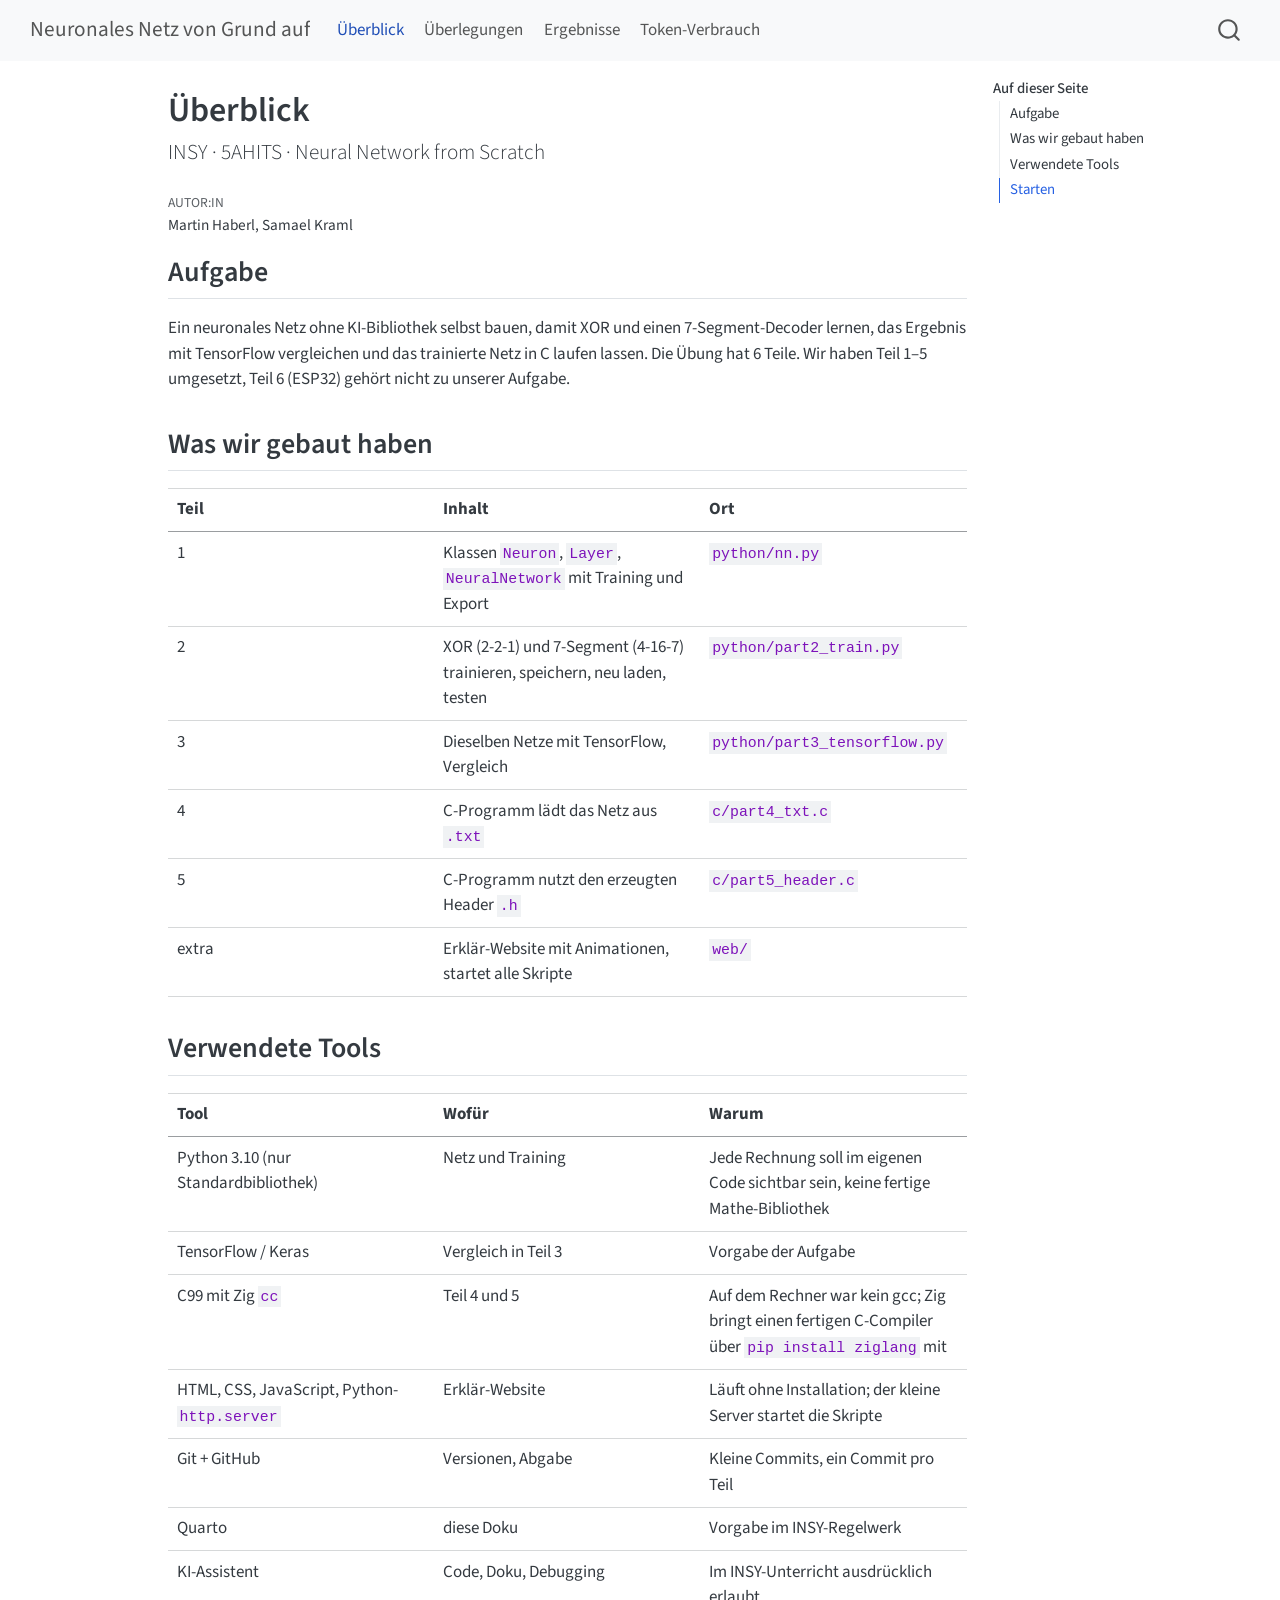
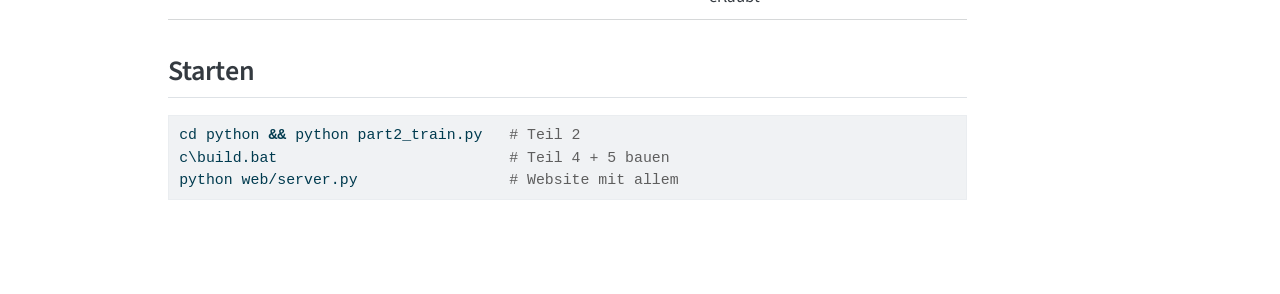
<file: index.html>
<!DOCTYPE html>
<html xmlns="http://www.w3.org/1999/xhtml" lang="de" xml:lang="de"><head>

<meta charset="utf-8">
<meta name="generator" content="quarto-1.10.19">

<meta name="viewport" content="width=device-width, initial-scale=1.0, user-scalable=yes">

<meta name="author" content="Martin Haberl, Samael Kraml">

<title>Überblick – Neuronales Netz von Grund auf</title>
<style>
/* Default styles provided by pandoc.
** See https://pandoc.org/MANUAL.html#variables-for-html for config info.
*/
span.smallcaps{font-variant: small-caps;}
div.columns{display: flex; gap: 1.5em;}
div.column{flex: auto;}
@media screen {
div.columns{gap: min(4vw, 1.5em);}
div.column{overflow-x: auto;}
}
div.hanging-indent{margin-left: 1.5em; text-indent: -1.5em;}
ul.task-list{list-style: none;}
ul.task-list li input[type="checkbox"] {
  width: 0.8em;
  margin: 0 0.8em 0.2em -1em; /* quarto-specific, see https://github.com/quarto-dev/quarto-cli/issues/4556 */ 
  vertical-align: middle;
}
/* CSS for syntax highlighting */
html { -webkit-text-size-adjust: 100%; }
pre > code.sourceCode { white-space: pre; position: relative; }
pre > code.sourceCode > span { display: inline-block; line-height: 1.25; }
pre > code.sourceCode > span:empty { height: 1.2em; }
.sourceCode { overflow: visible; }
code.sourceCode > span { color: inherit; text-decoration: inherit; }
div.sourceCode { margin: 1em 0; }
pre.sourceCode { margin: 0; }
@media screen {
div.sourceCode { overflow: auto; }
}
@media print {
pre > code.sourceCode { white-space: pre-wrap; }
pre > code.sourceCode > span { text-indent: -5em; padding-left: 5em; }
}
pre.numberSource code
  { counter-reset: source-line 0; }
pre.numberSource code > span
  { position: relative; left: -4em; counter-increment: source-line; }
pre.numberSource code > span > a:first-child::before
  { content: counter(source-line);
    position: relative; left: -1em; text-align: right; vertical-align: baseline;
    border: none; display: inline-block;
    -webkit-touch-callout: none; -webkit-user-select: none;
    -khtml-user-select: none; -moz-user-select: none;
    -ms-user-select: none; user-select: none;
    padding: 0 4px; width: 4em;
  }
pre.numberSource { margin-left: 3em;  padding-left: 4px; }
div.sourceCode
  {   }
@media screen {
pre > code.sourceCode > span > a:first-child::before { text-decoration: underline; }
}
</style>


<script src="site_libs/quarto-nav/quarto-nav.js"></script>
<script src="site_libs/quarto-nav/headroom.min.js"></script>
<script src="site_libs/clipboard/clipboard.min.js"></script>
<script src="site_libs/quarto-search/autocomplete.umd.js"></script>
<script src="site_libs/quarto-search/fuse.min.js"></script>
<script src="site_libs/quarto-search/quarto-search.js"></script>
<meta name="quarto:offset" content="./">
<script src="site_libs/quarto-html/quarto.js" type="module"></script>
<script src="site_libs/quarto-html/tabsets/tabsets.js" type="module"></script>
<script src="site_libs/quarto-html/popper.min.js"></script>
<script src="site_libs/quarto-html/tippy.umd.min.js"></script>
<script src="site_libs/quarto-html/anchor.min.js"></script>
<link href="site_libs/quarto-html/tippy.css" rel="stylesheet">
<link href="site_libs/quarto-html/quarto-syntax-highlighting-bf27225e3a48a9273f3daa8f8e829971.css" rel="stylesheet" id="quarto-text-highlighting-styles">
<script src="site_libs/bootstrap/bootstrap.min.js"></script>
<link href="site_libs/bootstrap/bootstrap-icons.css" rel="stylesheet">
<link href="site_libs/bootstrap/bootstrap-172ba59bd5e0b52282274ba0c0cc16fc.min.css" rel="stylesheet" append-hash="true" id="quarto-bootstrap" data-mode="light">
<script id="quarto-search-options" type="application/json">{
  "location": "navbar",
  "copy-button": false,
  "collapse-after": 3,
  "panel-placement": "end",
  "type": "overlay",
  "limit": 50,
  "keyboard-shortcut": [
    "f",
    "/",
    "s"
  ],
  "show-item-context": false,
  "language": {
    "search-no-results-text": "Keine Treffer",
    "search-matching-documents-text": "Treffer",
    "search-copy-link-title": "Link in die Suche kopieren",
    "search-hide-matches-text": "Zusätzliche Treffer verbergen",
    "search-more-match-text": "weitere Treffer in diesem Dokument",
    "search-more-matches-text": "weitere Treffer in diesem Dokument",
    "search-clear-button-title": "Zurücksetzen",
    "search-text-placeholder": "",
    "search-detached-cancel-button-title": "Abbrechen",
    "search-submit-button-title": "Abschicken",
    "search-label": "Suchen"
  }
}</script>


</head>

<body class="nav-fixed quarto-light">

<div id="quarto-search-results"></div>
  <header id="quarto-header" class="headroom fixed-top">
    <nav class="navbar navbar-expand-lg " data-bs-theme="dark">
      <div class="navbar-container container-fluid">
      <div class="navbar-brand-container mx-auto">
    <a class="navbar-brand" href="./index.html">
    <span class="navbar-title">Neuronales Netz von Grund auf</span>
    </a>
  </div>
            <div id="quarto-search" class="" title="Suchen"></div>
          <button class="navbar-toggler" type="button" data-bs-toggle="collapse" data-bs-target="#navbarCollapse" aria-controls="navbarCollapse" role="menu" aria-expanded="false" aria-label="Navigation umschalten" onclick="if (window.quartoToggleHeadroom) { window.quartoToggleHeadroom(); }">
  <span class="navbar-toggler-icon"></span>
</button>
          <div class="collapse navbar-collapse" id="navbarCollapse">
            <ul class="navbar-nav navbar-nav-scroll me-auto">
  <li class="nav-item">
    <a class="nav-link active" href="./index.html" aria-current="page"> 
<span class="menu-text">Überblick</span></a>
  </li>  
  <li class="nav-item">
    <a class="nav-link" href="./ueberlegungen.html"> 
<span class="menu-text">Überlegungen</span></a>
  </li>  
  <li class="nav-item">
    <a class="nav-link" href="./ergebnisse.html"> 
<span class="menu-text">Ergebnisse</span></a>
  </li>  
  <li class="nav-item">
    <a class="nav-link" href="./tokens.html"> 
<span class="menu-text">Token-Verbrauch</span></a>
  </li>  
</ul>
          </div> <!-- /navcollapse -->
            <div class="quarto-navbar-tools">
</div>
      </div> <!-- /container-fluid -->
    </nav>
</header>
<!-- content -->
<div id="quarto-content" class="quarto-container page-columns page-rows-contents page-layout-article page-navbar">
<!-- sidebar -->
<!-- margin-sidebar -->
    <div id="quarto-margin-sidebar" class="sidebar margin-sidebar">
        <nav id="TOC" role="doc-toc" class="toc-active">
    <h2 id="toc-title">Auf dieser Seite</h2>
   
  <ul>
  <li><a href="#aufgabe" id="toc-aufgabe" class="nav-link active" data-scroll-target="#aufgabe">Aufgabe</a></li>
  <li><a href="#was-wir-gebaut-haben" id="toc-was-wir-gebaut-haben" class="nav-link" data-scroll-target="#was-wir-gebaut-haben">Was wir gebaut haben</a></li>
  <li><a href="#verwendete-tools" id="toc-verwendete-tools" class="nav-link" data-scroll-target="#verwendete-tools">Verwendete Tools</a></li>
  <li><a href="#starten" id="toc-starten" class="nav-link" data-scroll-target="#starten">Starten</a></li>
  </ul>
</nav>
    </div>
<!-- main -->
<main class="content" id="quarto-document-content">

<header id="title-block-header" class="quarto-title-block default">
<div class="quarto-title">
<h1 class="title">Überblick</h1>
<p class="subtitle lead">INSY · 5AHITS · Neural Network from Scratch</p>
</div>



<div class="quarto-title-meta">

    <div>
    <div class="quarto-title-meta-heading">Autor:in</div>
    <div class="quarto-title-meta-contents">
             <p>Martin Haberl, Samael Kraml </p>
          </div>
  </div>
    
  
    
  </div>
  


</header>


<section id="aufgabe" class="level2">
<h2 class="anchored" data-anchor-id="aufgabe">Aufgabe</h2>
<p>Ein neuronales Netz ohne KI-Bibliothek selbst bauen, damit XOR und einen 7-Segment-Decoder lernen, das Ergebnis mit TensorFlow vergleichen und das trainierte Netz in C laufen lassen. Die Übung hat 6 Teile. Wir haben Teil 1–5 umgesetzt, Teil 6 (ESP32) gehört nicht zu unserer Aufgabe.</p>
</section>
<section id="was-wir-gebaut-haben" class="level2">
<h2 class="anchored" data-anchor-id="was-wir-gebaut-haben">Was wir gebaut haben</h2>
<table class="caption-top table">
<colgroup>
<col style="width: 33%">
<col style="width: 33%">
<col style="width: 33%">
</colgroup>
<thead>
<tr class="header">
<th>Teil</th>
<th>Inhalt</th>
<th>Ort</th>
</tr>
</thead>
<tbody>
<tr class="odd">
<td>1</td>
<td>Klassen <code>Neuron</code>, <code>Layer</code>, <code>NeuralNetwork</code> mit Training und Export</td>
<td><code>python/nn.py</code></td>
</tr>
<tr class="even">
<td>2</td>
<td>XOR (2-2-1) und 7-Segment (4-16-7) trainieren, speichern, neu laden, testen</td>
<td><code>python/part2_train.py</code></td>
</tr>
<tr class="odd">
<td>3</td>
<td>Dieselben Netze mit TensorFlow, Vergleich</td>
<td><code>python/part3_tensorflow.py</code></td>
</tr>
<tr class="even">
<td>4</td>
<td>C-Programm lädt das Netz aus <code>.txt</code></td>
<td><code>c/part4_txt.c</code></td>
</tr>
<tr class="odd">
<td>5</td>
<td>C-Programm nutzt den erzeugten Header <code>.h</code></td>
<td><code>c/part5_header.c</code></td>
</tr>
<tr class="even">
<td>extra</td>
<td>Erklär-Website mit Animationen, startet alle Skripte</td>
<td><code>web/</code></td>
</tr>
</tbody>
</table>
</section>
<section id="verwendete-tools" class="level2">
<h2 class="anchored" data-anchor-id="verwendete-tools">Verwendete Tools</h2>
<table class="caption-top table">
<colgroup>
<col style="width: 33%">
<col style="width: 33%">
<col style="width: 33%">
</colgroup>
<thead>
<tr class="header">
<th>Tool</th>
<th>Wofür</th>
<th>Warum</th>
</tr>
</thead>
<tbody>
<tr class="odd">
<td>Python 3.10 (nur Standardbibliothek)</td>
<td>Netz und Training</td>
<td>Jede Rechnung soll im eigenen Code sichtbar sein, keine fertige Mathe-Bibliothek</td>
</tr>
<tr class="even">
<td>TensorFlow / Keras</td>
<td>Vergleich in Teil 3</td>
<td>Vorgabe der Aufgabe</td>
</tr>
<tr class="odd">
<td>C99 mit Zig <code>cc</code></td>
<td>Teil 4 und 5</td>
<td>Auf dem Rechner war kein gcc; Zig bringt einen fertigen C-Compiler über <code>pip install ziglang</code> mit</td>
</tr>
<tr class="even">
<td>HTML, CSS, JavaScript, Python-<code>http.server</code></td>
<td>Erklär-Website</td>
<td>Läuft ohne Installation; der kleine Server startet die Skripte</td>
</tr>
<tr class="odd">
<td>Git + GitHub</td>
<td>Versionen, Abgabe</td>
<td>Kleine Commits, ein Commit pro Teil</td>
</tr>
<tr class="even">
<td>Quarto</td>
<td>diese Doku</td>
<td>Vorgabe im INSY-Regelwerk</td>
</tr>
<tr class="odd">
<td>KI-Assistent</td>
<td>Code, Doku, Debugging</td>
<td>Im INSY-Unterricht ausdrücklich erlaubt</td>
</tr>
</tbody>
</table>
</section>
<section id="starten" class="level2">
<h2 class="anchored" data-anchor-id="starten">Starten</h2>
<div class="code-copy-outer-scaffold"><div class="sourceCode" id="cb1"><pre class="sourceCode bash code-with-copy"><code class="sourceCode bash"><span id="cb1-1"><a href="#cb1-1" aria-hidden="true" tabindex="-1"></a><span class="bu">cd</span> python <span class="kw">&amp;&amp;</span> <span class="ex">python</span> part2_train.py   <span class="co"># Teil 2</span></span>
<span id="cb1-2"><a href="#cb1-2" aria-hidden="true" tabindex="-1"></a><span class="ex">c\build.bat</span>                          <span class="co"># Teil 4 + 5 bauen</span></span>
<span id="cb1-3"><a href="#cb1-3" aria-hidden="true" tabindex="-1"></a><span class="ex">python</span> web/server.py                 <span class="co"># Website mit allem</span></span></code></pre></div><button title="In die Zwischenablage kopieren" class="code-copy-button"><i class="bi"></i></button></div>


</section>

</main> <!-- /main -->
<script id="quarto-html-after-body" type="application/javascript">
  window.document.addEventListener("DOMContentLoaded", function (event) {
    const icon = "";
    const anchorJS = new window.AnchorJS();
    anchorJS.options = {
      placement: 'right',
      icon: icon
    };
    anchorJS.add('.anchored');
    const isCodeAnnotation = (el) => {
      for (const clz of el.classList) {
        if (clz.startsWith('code-annotation-')) {                     
          return true;
        }
      }
      return false;
    }
    const onCopySuccess = function(e) {
      // button target
      const button = e.trigger;
      // don't keep focus
      button.blur();
      // flash "checked"
      button.classList.add('code-copy-button-checked');
      var currentTitle = button.getAttribute("title");
      button.setAttribute("title", "Kopiert");
      let tooltip;
      if (window.bootstrap) {
        button.setAttribute("data-bs-toggle", "tooltip");
        button.setAttribute("data-bs-placement", "left");
        button.setAttribute("data-bs-title", "Kopiert");
        tooltip = new bootstrap.Tooltip(button, 
          { trigger: "manual", 
            customClass: "code-copy-button-tooltip",
            offset: [0, -8]});
        tooltip.show();    
      }
      setTimeout(function() {
        if (tooltip) {
          tooltip.hide();
          button.removeAttribute("data-bs-title");
          button.removeAttribute("data-bs-toggle");
          button.removeAttribute("data-bs-placement");
        }
        button.setAttribute("title", currentTitle);
        button.classList.remove('code-copy-button-checked');
      }, 1000);
      // clear code selection
      e.clearSelection();
    }
    const getTextToCopy = function(trigger) {
      const outerScaffold = trigger.parentElement.cloneNode(true);
      const codeEl = outerScaffold.querySelector('code');
      for (const childEl of codeEl.children) {
        if (isCodeAnnotation(childEl)) {
          childEl.remove();
        }
      }
      return codeEl.innerText;
    }
    const clipboard = new window.ClipboardJS('.code-copy-button:not([data-in-quarto-modal])', {
      text: getTextToCopy
    });
    clipboard.on('success', onCopySuccess);
    if (window.document.getElementById('quarto-embedded-source-code-modal')) {
      const clipboardModal = new window.ClipboardJS('.code-copy-button[data-in-quarto-modal]', {
        text: getTextToCopy,
        container: window.document.getElementById('quarto-embedded-source-code-modal')
      });
      clipboardModal.on('success', onCopySuccess);
    }
      var localhostRegex = new RegExp(/^(?:http|https):\/\/localhost\:?[0-9]*\//);
      var mailtoRegex = new RegExp(/^mailto:/);
        var filterRegex = new RegExp("https:\/\/Habaal\.github\.io\/5AHITS_INSY_NeuralNetwork\/");
      var isInternal = (href) => {
          return filterRegex.test(href) || localhostRegex.test(href) || mailtoRegex.test(href);
      }
      // Inspect non-navigation links and adorn them if external
     var links = window.document.querySelectorAll('a[href]:not(.nav-link):not(.navbar-brand):not(.toc-action):not(.sidebar-link):not(.sidebar-item-toggle):not(.pagination-link):not(.no-external):not([aria-hidden]):not(.dropdown-item):not(.quarto-navigation-tool):not(.about-link)');
      for (var i=0; i<links.length; i++) {
        const link = links[i];
        if (!isInternal(link.href)) {
          // undo the damage that might have been done by quarto-nav.js in the case of
          // links that we want to consider external
          if (link.dataset.originalHref !== undefined) {
            link.href = link.dataset.originalHref;
          }
        }
      }
    function tippyHover(el, contentFn, onTriggerFn, onUntriggerFn) {
      const config = {
        allowHTML: true,
        maxWidth: 500,
        delay: 100,
        arrow: false,
        appendTo: function(el) {
            return el.parentElement;
        },
        interactive: true,
        interactiveBorder: 10,
        theme: 'quarto',
        placement: 'bottom-start',
      };
      if (contentFn) {
        config.content = contentFn;
      }
      if (onTriggerFn) {
        config.onTrigger = onTriggerFn;
      }
      if (onUntriggerFn) {
        config.onUntrigger = onUntriggerFn;
      }
      window.tippy(el, config); 
    }
    const noterefs = window.document.querySelectorAll('a[role="doc-noteref"]');
    for (var i=0; i<noterefs.length; i++) {
      const ref = noterefs[i];
      tippyHover(ref, function() {
        // use id or data attribute instead here
        let href = ref.getAttribute('data-footnote-href') || ref.getAttribute('href');
        try { href = new URL(href).hash; } catch {}
        const id = href.replace(/^#\/?/, "");
        const note = window.document.getElementById(id);
        if (note) {
          return note.innerHTML;
        } else {
          return "";
        }
      });
    }
    const xrefs = window.document.querySelectorAll('a.quarto-xref');
    const processXRef = (id, note) => {
      // Strip column container classes
      const stripColumnClz = (el) => {
        el.classList.remove("page-full", "page-columns");
        if (el.children) {
          for (const child of el.children) {
            stripColumnClz(child);
          }
        }
      }
      stripColumnClz(note)
      if (id === null || id.startsWith('sec-')) {
        // Special case sections, only their first couple elements
        const container = document.createElement("div");
        if (note.children && note.children.length > 2) {
          container.appendChild(note.children[0].cloneNode(true));
          for (let i = 1; i < note.children.length; i++) {
            const child = note.children[i];
            if (child.tagName === "P" && child.innerText === "") {
              continue;
            } else {
              container.appendChild(child.cloneNode(true));
              break;
            }
          }
          if (window.Quarto?.typesetMath) {
            window.Quarto.typesetMath(container);
          }
          return container.innerHTML
        } else {
          if (window.Quarto?.typesetMath) {
            window.Quarto.typesetMath(note);
          }
          return note.innerHTML;
        }
      } else {
        // Remove any anchor links if they are present
        const anchorLink = note.querySelector('a.anchorjs-link');
        if (anchorLink) {
          anchorLink.remove();
        }
        if (window.Quarto?.typesetMath) {
          window.Quarto.typesetMath(note);
        }
        if (note.classList.contains("callout")) {
          return note.outerHTML;
        } else {
          return note.innerHTML;
        }
      }
    }
    for (var i=0; i<xrefs.length; i++) {
      const xref = xrefs[i];
      tippyHover(xref, undefined, function(instance) {
        instance.disable();
        let url = xref.getAttribute('href');
        let hash = undefined; 
        if (url.startsWith('#')) {
          hash = url;
        } else {
          try { hash = new URL(url).hash; } catch {}
        }
        if (hash) {
          const id = hash.replace(/^#\/?/, "");
          const note = window.document.getElementById(id);
          if (note !== null) {
            try {
              const html = processXRef(id, note.cloneNode(true));
              instance.setContent(html);
            } finally {
              instance.enable();
              instance.show();
            }
          } else {
            // See if we can fetch this
            fetch(url.split('#')[0])
            .then(res => res.text())
            .then(html => {
              const parser = new DOMParser();
              const htmlDoc = parser.parseFromString(html, "text/html");
              const note = htmlDoc.getElementById(id);
              if (note !== null) {
                const html = processXRef(id, note);
                instance.setContent(html);
              } 
            }).finally(() => {
              instance.enable();
              instance.show();
            });
          }
        } else {
          // See if we can fetch a full url (with no hash to target)
          // This is a special case and we should probably do some content thinning / targeting
          fetch(url)
          .then(res => res.text())
          .then(html => {
            const parser = new DOMParser();
            const htmlDoc = parser.parseFromString(html, "text/html");
            const note = htmlDoc.querySelector('main.content');
            if (note !== null) {
              // This should only happen for chapter cross references
              // (since there is no id in the URL)
              // remove the first header
              if (note.children.length > 0 && note.children[0].tagName === "HEADER") {
                note.children[0].remove();
              }
              const html = processXRef(null, note);
              instance.setContent(html);
            } 
          }).finally(() => {
            instance.enable();
            instance.show();
          });
        }
      }, function(instance) {
      });
    }
        let selectedAnnoteEl;
        const selectorForAnnotation = ( cell, annotation) => {
          let cellAttr = 'data-code-cell="' + cell + '"';
          let lineAttr = 'data-code-annotation="' +  annotation + '"';
          const selector = 'span[' + cellAttr + '][' + lineAttr + ']';
          return selector;
        }
        const selectCodeLines = (annoteEl) => {
          const doc = window.document;
          const targetCell = annoteEl.getAttribute("data-target-cell");
          const targetAnnotation = annoteEl.getAttribute("data-target-annotation");
          const annoteSpan = window.document.querySelector(selectorForAnnotation(targetCell, targetAnnotation));
          const lines = annoteSpan.getAttribute("data-code-lines").split(",");
          const lineIds = lines.map((line) => {
            return targetCell + "-" + line;
          })
          let top = null;
          let height = null;
          let parent = null;
          if (lineIds.length > 0) {
              //compute the position of the single el (top and bottom and make a div)
              const el = window.document.getElementById(lineIds[0]);
              top = el.offsetTop;
              height = el.offsetHeight;
              parent = el.parentElement.parentElement;
            if (lineIds.length > 1) {
              const lastEl = window.document.getElementById(lineIds[lineIds.length - 1]);
              const bottom = lastEl.offsetTop + lastEl.offsetHeight;
              height = bottom - top;
            }
            if (top !== null && height !== null && parent !== null) {
              // cook up a div (if necessary) and position it 
              let div = window.document.getElementById("code-annotation-line-highlight");
              if (div === null) {
                div = window.document.createElement("div");
                div.setAttribute("id", "code-annotation-line-highlight");
                div.style.position = 'absolute';
                parent.appendChild(div);
              }
              div.style.top = top - 2 + "px";
              div.style.height = height + 4 + "px";
              div.style.left = 0;
              let gutterDiv = window.document.getElementById("code-annotation-line-highlight-gutter");
              if (gutterDiv === null) {
                gutterDiv = window.document.createElement("div");
                gutterDiv.setAttribute("id", "code-annotation-line-highlight-gutter");
                gutterDiv.style.position = 'absolute';
                const codeCell = window.document.getElementById(targetCell);
                const gutter = codeCell.querySelector('.code-annotation-gutter');
                gutter.appendChild(gutterDiv);
              }
              gutterDiv.style.top = top - 2 + "px";
              gutterDiv.style.height = height + 4 + "px";
            }
            selectedAnnoteEl = annoteEl;
          }
        };
        const unselectCodeLines = () => {
          const elementsIds = ["code-annotation-line-highlight", "code-annotation-line-highlight-gutter"];
          elementsIds.forEach((elId) => {
            const div = window.document.getElementById(elId);
            if (div) {
              div.remove();
            }
          });
          selectedAnnoteEl = undefined;
        };
          // Handle positioning of the toggle
      window.addEventListener(
        "resize",
        throttle(() => {
          elRect = undefined;
          if (selectedAnnoteEl) {
            selectCodeLines(selectedAnnoteEl);
          }
        }, 10)
      );
      function throttle(fn, ms) {
      let throttle = false;
      let timer;
        return (...args) => {
          if(!throttle) { // first call gets through
              fn.apply(this, args);
              throttle = true;
          } else { // all the others get throttled
              if(timer) clearTimeout(timer); // cancel #2
              timer = setTimeout(() => {
                fn.apply(this, args);
                timer = throttle = false;
              }, ms);
          }
        };
      }
        // Attach click handler to the DT
        const annoteDls = window.document.querySelectorAll('dt[data-target-cell]');
        for (const annoteDlNode of annoteDls) {
          annoteDlNode.addEventListener('click', (event) => {
            const clickedEl = event.target;
            if (clickedEl !== selectedAnnoteEl) {
              unselectCodeLines();
              const activeEl = window.document.querySelector('dt[data-target-cell].code-annotation-active');
              if (activeEl) {
                activeEl.classList.remove('code-annotation-active');
              }
              selectCodeLines(clickedEl);
              clickedEl.classList.add('code-annotation-active');
            } else {
              // Unselect the line
              unselectCodeLines();
              clickedEl.classList.remove('code-annotation-active');
            }
          });
        }
    const findCites = (el) => {
      const parentEl = el.parentElement;
      if (parentEl) {
        const cites = parentEl.dataset.cites;
        if (cites) {
          return {
            el,
            cites: cites.split(' ')
          };
        } else {
          return findCites(el.parentElement)
        }
      } else {
        return undefined;
      }
    };
    var bibliorefs = window.document.querySelectorAll('a[role="doc-biblioref"]');
    for (var i=0; i<bibliorefs.length; i++) {
      const ref = bibliorefs[i];
      const citeInfo = findCites(ref);
      if (citeInfo) {
        tippyHover(citeInfo.el, function() {
          var popup = window.document.createElement('div');
          citeInfo.cites.forEach(function(cite) {
            var citeDiv = window.document.createElement('div');
            citeDiv.classList.add('hanging-indent');
            citeDiv.classList.add('csl-entry');
            var biblioDiv = window.document.getElementById('ref-' + cite);
            if (biblioDiv) {
              citeDiv.innerHTML = biblioDiv.innerHTML;
            }
            popup.appendChild(citeDiv);
          });
          return popup.innerHTML;
        });
      }
    }
  });
  </script>
</div> <!-- /content -->




</body></html>
</file>
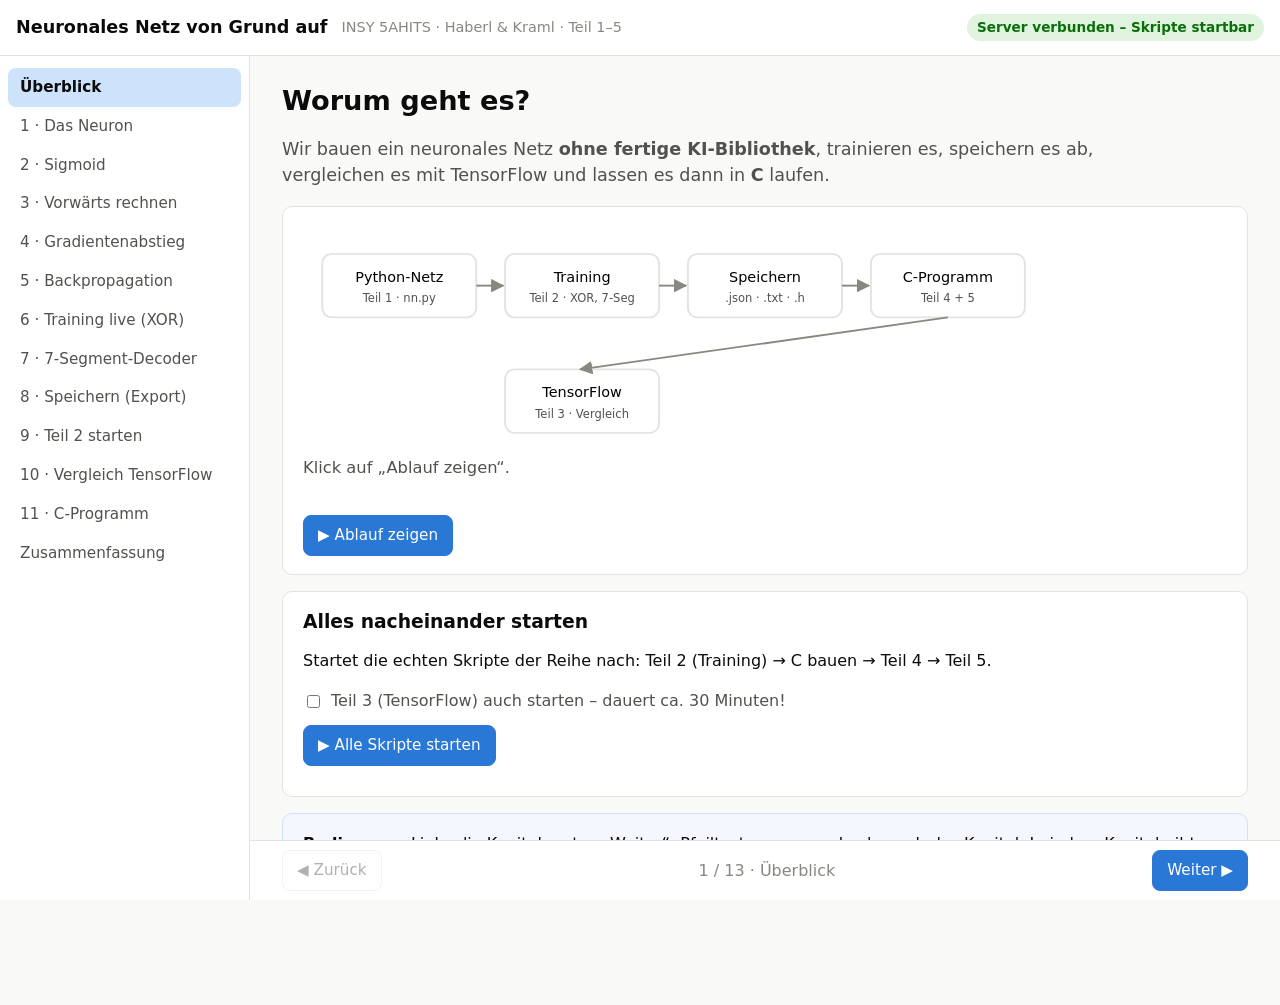
<file: web/index.html>
<!doctype html>
<html lang="de">
<head>
<meta charset="utf-8">
<meta name="viewport" content="width=device-width, initial-scale=1">
<title>Neuronales Netz erklärt</title>
<link rel="stylesheet" href="style.css">
</head>
<body>
<header class="top">
  <button id="menuBtn" class="ghost" aria-label="Menü">☰</button>
  <h1>Neuronales Netz von Grund auf</h1>
  <span class="sub">INSY 5AHITS · Haberl &amp; Kraml · Teil 1–5</span>
  <span id="serverState" class="chip">Server wird geprüft …</span>
</header>

<nav id="sidebar"><ol id="toc"></ol></nav>

<main id="main">

<!-- ============================================================ 1 -->
<section class="chapter" id="k-ueberblick" data-title="Überblick">
  <h2>Worum geht es?</h2>
  <p class="lead">Wir bauen ein neuronales Netz <b>ohne fertige KI-Bibliothek</b>, trainieren es,
  speichern es ab, vergleichen es mit TensorFlow und lassen es dann in <b>C</b> laufen.</p>
  <div class="card">
    <svg id="pipeSvg" viewBox="0 0 960 230" class="wide"></svg>
    <p id="pipeText" class="caption">Klick auf „Ablauf zeigen“.</p>
    <div class="row"><button id="pipePlay">▶ Ablauf zeigen</button></div>
  </div>
  <div class="card">
    <h3>Alles nacheinander starten</h3>
    <p>Startet die echten Skripte der Reihe nach: Teil 2 (Training) → C bauen → Teil 4 → Teil 5.</p>
    <label class="check"><input type="checkbox" id="allPart3"> Teil 3 (TensorFlow) auch starten – dauert ca. 30 Minuten!</label>
    <div class="row"><button id="runAll">▶ Alle Skripte starten</button></div>
    <div id="runAllSteps" class="steps"></div>
    <pre id="runAllOut" class="console"></pre>
  </div>
  <div class="card hint">
    <b>Bedienung:</b> Links die Kapitel, unten „Weiter“. Pfeiltasten ← → wechseln auch das Kapitel.
    In jedem Kapitel gibt es Knöpfe für die Animationen.
  </div>
</section>

<!-- ============================================================ 2 -->
<section class="chapter" id="k-neuron" data-title="1 · Das Neuron">
  <h2>Ein einzelnes Neuron</h2>
  <p class="lead">Ein Neuron macht nur drei Dinge: <b>malnehmen</b>, <b>zusammenzählen</b>, <b>quetschen</b>.</p>
  <div class="grid2">
    <div class="card">
      <svg id="neuronSvg" viewBox="0 0 560 300" class="wide"></svg>
      <p id="neuronStep" class="caption">Klick auf „Rechnung abspielen“.</p>
      <div class="row">
        <button id="neuronPlay">▶ Rechnung abspielen</button>
        <button class="ghost" id="presetAnd">als UND</button>
        <button class="ghost" id="presetOr">als ODER</button>
        <button class="ghost" id="presetXor">XOR versuchen</button>
      </div>
    </div>
    <div class="card">
      <div class="sliders">
        <label>x₁ <input type="range" id="nx1" min="0" max="1" step="1" value="1"><output></output></label>
        <label>x₂ <input type="range" id="nx2" min="0" max="1" step="1" value="0"><output></output></label>
        <label>w₁ <input type="range" id="nw1" min="-8" max="8" step="0.1" value="2"><output></output></label>
        <label>w₂ <input type="range" id="nw2" min="-8" max="8" step="0.1" value="-1"><output></output></label>
        <label>Bias b <input type="range" id="nb" min="-8" max="8" step="0.1" value="0.5"><output></output></label>
      </div>
      <div id="neuronFormula" class="formula"></div>
      <h4>Was kommt bei allen 4 Eingaben heraus?</h4>
      <table id="neuronTable" class="tbl"></table>
      <p id="neuronMsg" class="small"></p>
    </div>
  </div>
  <div class="card explain">
    <ol>
      <li><b>Malnehmen:</b> jeder Eingang x wird mit seinem Gewicht w multipliziert. Das Gewicht sagt, wie wichtig der Eingang ist (negativ = „dagegen“).</li>
      <li><b>Zusammenzählen:</b> alle Produkte plus der Bias b ergeben z.</li>
      <li><b>Quetschen:</b> die Sigmoid-Funktion macht aus z eine Zahl zwischen 0 und 1 – den Ausgang a.</li>
    </ol>
    <p>Mit den Knöpfen „als UND“ / „als ODER“ siehst du: ein Neuron kann einfache Regeln lernen.
    <b>XOR schafft ein einzelnes Neuron nie</b> – dafür braucht man eine versteckte Schicht. Darum hat unser Netz 2-2-1.</p>
  </div>
</section>

<!-- ============================================================ 3 -->
<section class="chapter" id="k-sigmoid" data-title="2 · Sigmoid">
  <h2>Die Sigmoid-Funktion</h2>
  <p class="lead">σ(z) = 1 / (1 + e<sup>−z</sup>) macht aus jeder Zahl einen Wert zwischen 0 und 1.</p>
  <div class="card">
    <canvas id="sigCanvas" width="900" height="360" class="wide"></canvas>
    <div class="row">
      <label class="inline">z = <input type="range" id="sigZ" min="-8" max="8" step="0.05" value="0"> <output id="sigZo"></output></label>
      <button id="sigSweep">▶ z durchlaufen</button>
      <label class="check"><input type="checkbox" id="sigDeriv" checked> Ableitung σ'(z) = a·(1−a) zeigen</label>
    </div>
    <p id="sigText" class="caption"></p>
  </div>
  <div class="card explain">
    <ul>
      <li>Großes positives z → Ausgang fast <b>1</b>. Großes negatives z → fast <b>0</b>. Bei z = 0 genau 0,5.</li>
      <li>Die <span class="c2">Ableitung</span> sagt, wie stark sich der Ausgang ändert, wenn z sich ändert.
        Sie ist höchstens 0,25 (bei z = 0) und am Rand fast 0.</li>
      <li>Praktisch: die Ableitung lässt sich aus dem Ausgang selbst berechnen: <code>a · (1 − a)</code>.
        Genau das steht im Code: <code>lambda a: a * (1.0 - a)</code>.</li>
    </ul>
  </div>
</section>

<!-- ============================================================ 4 -->
<section class="chapter" id="k-forward" data-title="3 · Vorwärts rechnen">
  <h2>Forward Pass: vom Eingang zum Ergebnis</h2>
  <p class="lead">Das Netz für XOR: 2 Eingänge → 2 versteckte Neuronen → 1 Ausgang.
  Die Gewichte kommen aus <code>output/xor_net.json</code> – also aus unserem echten Training.</p>
  <div class="grid2">
    <div class="card">
      <svg id="fwdSvg" viewBox="0 0 560 340" class="wide"></svg>
      <p id="fwdText" class="caption">Wähle eine Eingabe.</p>
      <div class="row" id="fwdBtns"></div>
      <div class="row"><button id="fwdAll">▶ alle 4 nacheinander</button></div>
    </div>
    <div class="card">
      <h4>Ergebnisse</h4>
      <table id="fwdTable" class="tbl"></table>
      <div class="legend">
        <span><i class="sw pos"></i> positives Gewicht</span>
        <span><i class="sw neg"></i> negatives Gewicht</span>
        <span>dicker Strich = großes Gewicht</span>
        <span>helles Neuron = Ausgang nahe 1</span>
      </div>
      <p class="small">Fahr mit der Maus über eine Linie, um das Gewicht zu sehen.</p>
    </div>
  </div>
  <div class="card explain">
    <p>Jede Schicht rechnet genau wie das Neuron aus Kapitel 1. Der Ausgang der einen Schicht ist der Eingang der nächsten.
    Im Code ist das <code>NeuralNetwork.forward()</code>: eine Schleife über alle Schichten.</p>
    <p>Schau in der Tabelle, was die zwei <b>versteckten Neuronen</b> (h₁, h₂) ausgeben: jedes erkennt nur einen Teil des Musters.
    Erst das Ausgangsneuron kombiniert beide zu XOR. Welche Teilregel jedes Neuron lernt, hängt von den Startgewichten ab.</p>
  </div>
</section>

<!-- ============================================================ 5 -->
<section class="chapter" id="k-gradient" data-title="4 · Gradientenabstieg">
  <h2>Lernen = bergab rollen</h2>
  <p class="lead">Der <b>Fehler</b> hängt von den Gewichten ab. Lernen heißt: die Gewichte so verschieben, dass der Fehler kleiner wird.</p>
  <div class="card">
    <canvas id="gdCanvas" width="900" height="380" class="wide"></canvas>
    <div class="row">
      <button id="gdStep">Einen Schritt</button>
      <button id="gdAuto">▶ automatisch</button>
      <button class="ghost" id="gdReset">Neu starten</button>
      <label class="inline">Lernrate α <input type="range" id="gdLr" min="0.02" max="1.2" step="0.01" value="0.15"> <output id="gdLro"></output></label>
    </div>
    <p id="gdText" class="caption"></p>
  </div>
  <div class="card explain">
    <ul>
      <li>Die Kurve zeigt den Fehler für jeden möglichen Wert eines Gewichts w.</li>
      <li>Die <span class="c2">orange Linie</span> ist die Steigung (Gradient) an der aktuellen Stelle.</li>
      <li>Regel: <code>w_neu = w − α · Steigung</code>. Ist die Steigung positiv, gehen wir nach links – und umgekehrt.</li>
      <li><b>Lernrate zu klein:</b> sehr langsam. <b>Zu groß (&gt; 1):</b> die Kugel springt über das Tal und schaukelt sich auf. Probier es aus!</li>
      <li>Im echten Netz gibt es viele Gewichte gleichzeitig – das Prinzip ist dasselbe, nur in vielen Dimensionen.</li>
    </ul>
  </div>
</section>

<!-- ============================================================ 6 -->
<section class="chapter" id="k-backprop" data-title="5 · Backpropagation">
  <h2>Backpropagation Schritt für Schritt</h2>
  <p class="lead">Ein Trainingsschritt mit einem Beispiel: Eingabe <b>[1, 0]</b>, Soll-Ausgang <b>1</b>, Lernrate 0,5.
  Alle Zahlen sind echt gerechnet.</p>
  <div class="grid2">
    <div class="card">
      <svg id="bpSvg" viewBox="0 0 560 340" class="wide"></svg>
      <div class="row">
        <button class="ghost" id="bpPrev">◀ zurück</button>
        <button id="bpNext">Weiter ▶</button>
        <button class="ghost" id="bpReset">Neue Startgewichte</button>
      </div>
      <div class="progress"><div id="bpBar"></div></div>
    </div>
    <div class="card">
      <h4 id="bpTitle"></h4>
      <div id="bpBody" class="bpbody"></div>
    </div>
  </div>
  <div class="card explain">
    <p>So steht es im Code (<code>Layer.backward</code>):</p>
<pre class="code">delta = error * df(neuron.output)        # Fehler · Sigmoid-Ableitung
prev_errors[i] += delta * neuron.weights[i]  # Fehler nach hinten (alte Gewichte!)
neuron.update(delta, learning_rate)       # w -= α · delta · x ;  b -= α · delta</pre>
  </div>
</section>

<!-- ============================================================ 7 -->
<section class="chapter" id="k-train" data-title="6 · Training live (XOR)">
  <h2>Training live: XOR lernen</h2>
  <p class="lead">Hier läuft derselbe Algorithmus wie in <code>nn.py</code> – direkt im Browser.
  Du siehst, wie die Gewichte wachsen und der Fehler fällt.</p>
  <div class="grid3">
    <div class="card">
      <h4>Netz</h4>
      <svg id="trNet" viewBox="0 0 560 340" class="wide"></svg>
    </div>
    <div class="card">
      <h4>Fehler (MSE) pro Epoche</h4>
      <canvas id="trLoss" width="560" height="340" class="wide"></canvas>
    </div>
    <div class="card">
      <h4>Was das Netz für jede Eingabe sagt</h4>
      <canvas id="trMap" width="340" height="340" class="square"></canvas>
      <p class="small">Fläche = Ausgang für Eingaben zwischen 0 und 1. <span class="c1">Blau</span> = 1, hell = 0.
      Die 4 Punkte sind die Trainingsdaten.</p>
    </div>
  </div>
  <div class="card">
    <div class="row">
      <button id="trStart">▶ Start</button>
      <button class="ghost" id="trReset">Neue Startgewichte</button>
      <label class="inline">Tempo <input type="range" id="trSpeed" min="1" max="400" step="1" value="40"> <output id="trSpeedo"></output> Epochen/Bild</label>
      <label class="inline">Lernrate <input type="range" id="trLr" min="0.05" max="2" step="0.05" value="0.1"> <output id="trLro"></output></label>
      <span class="stat">Epoche <b id="trEpoch">0</b> / 20000</span>
      <span class="stat">MSE <b id="trMse">–</b></span>
      <span class="stat">Start-Nr. <b id="trSeed">1</b></span>
    </div>
    <p id="trText" class="caption"></p>
  </div>
  <div class="card explain">
    <ul>
      <li><b>Plateau:</b> am Anfang bleibt der Fehler oft lange bei ca. 0,25 und fällt dann plötzlich. Genau das stand auch im Python-Log (bis Epoche ~6000).</li>
      <li><b>Lokales Minimum:</b> Klick ein paarmal auf „Neue Startgewichte“. Manchmal bleibt das Netz hängen und lernt XOR nie –
        das ist TensorFlow in Teil 3 passiert (Ausgang 0,33 bei drei Eingaben).</li>
      <li>Eine <b>Epoche</b> = einmal alle 4 Beispiele durchgehen.</li>
    </ul>
  </div>
</section>

<!-- ============================================================ 8 -->
<section class="chapter" id="k-7seg" data-title="7 · 7-Segment-Decoder">
  <h2>7-Segment-Decoder</h2>
  <p class="lead">4 Bits (Ziffer 0–9) rein, 7 Segmente (A–G) raus. Netz 4-16-7, Gewichte aus <code>output/7seg_net.json</code>.</p>
  <div class="grid2 wideLeft">
    <div class="card">
      <svg id="segNet" viewBox="0 0 640 420" class="wide"></svg>
      <div class="row" id="segBtns"></div>
      <div class="row"><button id="segAll">▶ 0 bis 9 durchlaufen</button></div>
    </div>
    <div class="card center">
      <svg id="segDisp" viewBox="0 0 200 320" class="disp"></svg>
      <div id="segBars" class="bars"></div>
      <p id="segText" class="caption"></p>
    </div>
  </div>
  <div class="card">
    <h3>Im Browser neu trainieren</h3>
    <p>Startet mit zufälligen Gewichten. Unten siehst du alle 10 Ziffern so, wie das Netz sie <i>gerade</i> anzeigen würde – sie werden beim Lernen immer schärfer.</p>
    <div class="row">
      <button id="segTrain">▶ Training starten</button>
      <button class="ghost" id="segUsePy">Python-Gewichte laden</button>
      <span class="stat">Epoche <b id="segEpoch">–</b></span>
      <span class="stat">MSE <b id="segMse">–</b></span>
      <span class="stat">richtige Bits <b id="segBits">–</b></span>
    </div>
    <div id="segGrid" class="seggrid"></div>
  </div>
  <div class="card explain">
    <p>Jeder Ausgang ist eine Zahl zwischen 0 und 1. Ab <b>0,5</b> gilt das Segment als „an“ (Schwelle).
    Die Helligkeit der Segmente oben zeigt den echten Wert.</p>
  </div>
</section>

<!-- ============================================================ 9 -->
<section class="chapter" id="k-export" data-title="8 · Speichern (Export)">
  <h2>Das trainierte Netz speichern</h2>
  <p class="lead">Ein Netz <i>ist</i> nur seine Zahlen: Gewichte und Biases. Die schreiben wir in drei Formate.</p>
  <div class="grid2">
    <div class="card">
      <svg id="exNet" viewBox="0 0 560 340" class="wide"></svg>
      <p class="caption" id="exText">Klick ein Neuron an – rechts wird seine Zeile markiert.</p>
      <div class="row"><button id="exPlay">▶ Export animieren</button></div>
    </div>
    <div class="card">
      <div class="tabs" id="exTabs">
        <button data-f="txt" class="on">.txt</button>
        <button data-f="json">.json</button>
        <button data-f="h">.h</button>
      </div>
      <pre id="exFile" class="file"></pre>
    </div>
  </div>
  <div class="card explain">
    <ul>
      <li><b>.json</b> – zum Wiederladen in Python (<code>NeuralNetwork.load</code>). Test: das geladene Netz rechnet exakt gleich.</li>
      <li><b>.txt</b> – für Menschen lesbar und für C mit <code>fscanf</code> einlesbar (Teil 4).</li>
      <li><b>.h</b> – C-Header mit allen Zahlen als Konstanten und der Funktion <code>SEG_NET_init()</code> (Teil 5). So braucht das C-Programm – keine Datei.</li>
    </ul>
  </div>
</section>

<!-- ============================================================ 10 -->
<section class="chapter" id="k-part2" data-title="9 · Teil 2 starten">
  <h2>Teil 2 ausführen: <code>python part2_train.py</code></h2>
  <p class="lead">Trainiert XOR und 7-Segment mit 20000 Epochen, speichert, lädt neu und testet. Dauert ca. 25 Sekunden.</p>
  <div class="grid2">
    <div class="card">
      <div class="row"><button id="p2Run">▶ Skript starten</button><span id="p2State" class="chip"></span></div>
      <pre id="p2Out" class="console"></pre>
    </div>
    <div class="card">
      <h4>Fehlerkurve (live aus der Ausgabe)</h4>
      <canvas id="p2Chart" width="560" height="300" class="wide"></canvas>
      <div class="legend" id="p2Legend">
        <span><i class="sw pos"></i> XOR</span><span><i class="sw neg"></i> 7-Segment</span>
      </div>
      <div id="p2Result" class="results"></div>
    </div>
  </div>
</section>

<!-- ============================================================ 11 -->
<section class="chapter" id="k-tf" data-title="10 · Vergleich TensorFlow">
  <h2>Teil 3: Unser Netz gegen TensorFlow</h2>
  <p class="lead">Gleiche Netze, 20000 Epochen, Lernrate 0,1, ein Beispiel pro Schritt. Daten aus <code>output/part3_ergebnis.txt</code>.</p>
  <div class="grid2">
    <div class="card"><h4>Trainingszeit in Sekunden</h4><div id="tfTime" class="hbars"></div></div>
    <div class="card"><h4>Fehler am Ende (MSE, kleiner = besser)</h4><div id="tfMse" class="hbars"></div></div>
  </div>
  <div class="card">
    <h4>XOR: was kommt raus?</h4>
    <div id="tfXor" class="xorcmp"></div>
    <div class="row"><button id="tfPlay">▶ Vergleich animieren</button></div>
  </div>
  <div class="card explain">
    <ul>
      <li><b>XOR:</b> TensorFlow ist in einem <b>lokalen Minimum</b> hängen geblieben: es gibt bei drei Eingaben 0,33 aus. Mit nur 2 versteckten Neuronen entscheiden die zufälligen Startwerte (siehe Kapitel 6).</li>
      <li><b>7-Segment:</b> beide 70/70 richtig. TensorFlow lernt langsamer, weil Keras den Fehler über die 7 Ausgänge mittelt – der Gradient ist nur 2/7 so groß wie bei uns.</li>
      <li><b>Zeit:</b> bei winzigen Netzen und einem Beispiel pro Schritt kostet der Verwaltungsaufwand von TensorFlow mehr als die Rechnung. Bei großen Netzen wäre TensorFlow viel schneller.</li>
    </ul>
  </div>
  <div class="card">
    <h4>Selbst ausführen</h4>
    <p class="warn">Achtung: dauert ca. 30 Minuten und braucht <code>pip install tensorflow</code>.</p>
    <div class="row"><button id="p3Run">▶ Teil 3 starten</button><span id="p3State" class="chip"></span></div>
    <pre id="p3Out" class="console"></pre>
  </div>
</section>

<!-- ============================================================ 12 -->
<section class="chapter" id="k-c" data-title="11 · C-Programm">
  <h2>Teil 4 und 5: Das Netz in C</h2>
  <p class="lead">In C wird <b>nicht trainiert</b> – nur vorwärts gerechnet. Die Gewichte kommen aus Python.</p>
  <div class="card">
    <svg id="cSvg" viewBox="0 0 960 300" class="wide"></svg>
    <p id="cText" class="caption">Klick auf „Weg der Gewichte zeigen“.</p>
    <div class="row"><button id="cPlay">▶ Weg der Gewichte zeigen</button></div>
  </div>
  <div class="card">
    <div class="row">
      <button id="cBuild">1. C bauen</button>
      <button id="cP4">2. Teil 4 (.txt)</button>
      <button id="cP5">3. Teil 5 (.h)</button>
      <span id="cState" class="chip"></span>
    </div>
    <div id="cDigits" class="seggrid"></div>
    <pre id="cOut" class="console"></pre>
  </div>
  <div class="card explain">
    <ul>
      <li><b>Structs:</b> <code>Network</code> enthält <code>Layer</code>s, jeder Layer enthält <code>Neuron</code>s – genau wie die Python-Klassen.</li>
      <li><b>Teil 4:</b> <code>net_load_txt()</code> liest die .txt-Datei Zeile für Zeile mit <code>fscanf</code>.</li>
      <li><b>Teil 5:</b> <code>#include "7seg_net.h"</code> – die Zahlen sind schon im Programm, <code>SEG_NET_init()</code> kopiert sie in die Structs.</li>
      <li>Beide liefern dieselben Werte wie Python: 70/70 Bits richtig.</li>
    </ul>
  </div>
</section>

<!-- ============================================================ 13 -->
<section class="chapter" id="k-ende" data-title="Zusammenfassung">
  <h2>Zusammenfassung</h2>
  <div class="card">
    <ol class="summary">
      <li><b>Neuron:</b> malnehmen, zusammenzählen, Sigmoid.</li>
      <li><b>Netz:</b> Schichten hintereinander, Ausgang der einen = Eingang der nächsten.</li>
      <li><b>Training:</b> Fehler messen, mit Backpropagation zurückrechnen, jedes Gewicht ein Stück „bergab“ schieben – 20000-mal.</li>
      <li><b>Ergebnis:</b> XOR 4/4 und 7-Segment 70/70 richtig.</li>
      <li><b>Export:</b> .json (Python), .txt (lesbar + C), .h (C-Header).</li>
      <li><b>TensorFlow:</b> gleiche Idee; bei XOR hängen geblieben, bei winzigen Netzen viel langsamer.</li>
      <li><b>C:</b> nur Vorhersage, Gewichte aus Datei oder Header, gleiche Ergebnisse.</li>
      
    </ol>
  </div>
</section>

<footer class="pager">
  <button class="ghost" id="prevBtn">◀ Zurück</button>
  <span id="pageInfo"></span>
  <button id="nextBtn">Weiter ▶</button>
</footer>
</main>

<div id="tip" class="tip"></div>
<script src="app.js"></script>
</body>
</html>
</file>
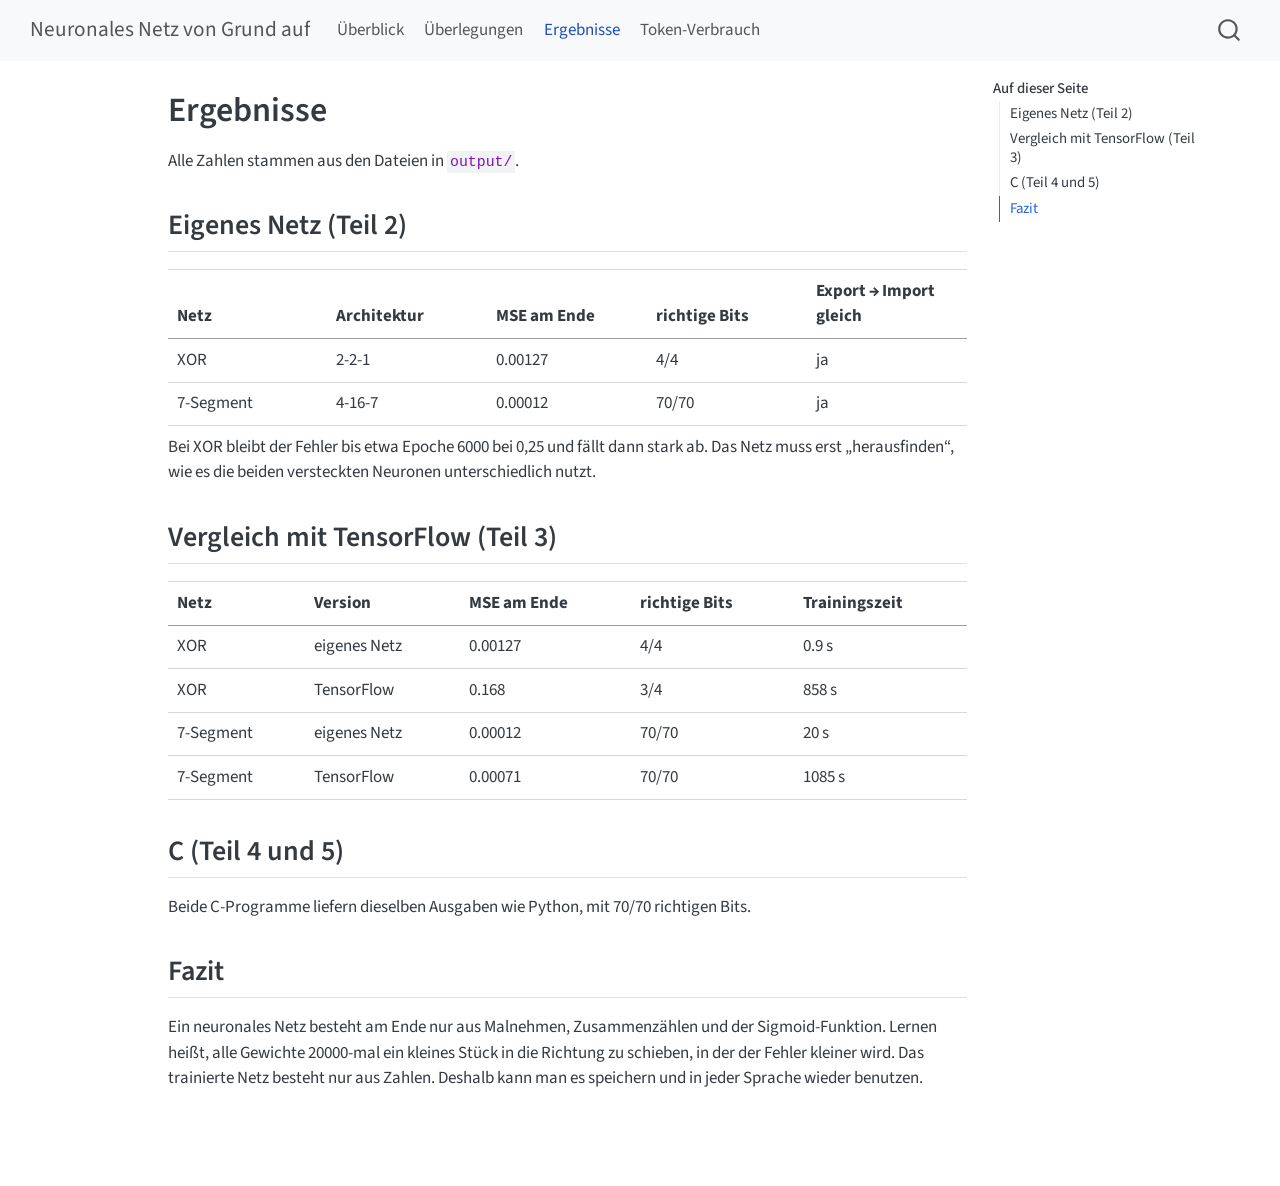
<file: ergebnisse.html>
<!DOCTYPE html>
<html xmlns="http://www.w3.org/1999/xhtml" lang="de" xml:lang="de"><head>

<meta charset="utf-8">
<meta name="generator" content="quarto-1.10.19">

<meta name="viewport" content="width=device-width, initial-scale=1.0, user-scalable=yes">


<title>Ergebnisse – Neuronales Netz von Grund auf</title>
<style>
/* Default styles provided by pandoc.
** See https://pandoc.org/MANUAL.html#variables-for-html for config info.
*/
span.smallcaps{font-variant: small-caps;}
div.columns{display: flex; gap: 1.5em;}
div.column{flex: auto;}
@media screen {
div.columns{gap: min(4vw, 1.5em);}
div.column{overflow-x: auto;}
}
div.hanging-indent{margin-left: 1.5em; text-indent: -1.5em;}
ul.task-list{list-style: none;}
ul.task-list li input[type="checkbox"] {
  width: 0.8em;
  margin: 0 0.8em 0.2em -1em; /* quarto-specific, see https://github.com/quarto-dev/quarto-cli/issues/4556 */ 
  vertical-align: middle;
}
</style>


<script src="site_libs/quarto-nav/quarto-nav.js"></script>
<script src="site_libs/quarto-nav/headroom.min.js"></script>
<script src="site_libs/clipboard/clipboard.min.js"></script>
<script src="site_libs/quarto-search/autocomplete.umd.js"></script>
<script src="site_libs/quarto-search/fuse.min.js"></script>
<script src="site_libs/quarto-search/quarto-search.js"></script>
<meta name="quarto:offset" content="./">
<script src="site_libs/quarto-html/quarto.js" type="module"></script>
<script src="site_libs/quarto-html/tabsets/tabsets.js" type="module"></script>
<script src="site_libs/quarto-html/popper.min.js"></script>
<script src="site_libs/quarto-html/tippy.umd.min.js"></script>
<script src="site_libs/quarto-html/anchor.min.js"></script>
<link href="site_libs/quarto-html/tippy.css" rel="stylesheet">
<link href="site_libs/quarto-html/quarto-syntax-highlighting-bf27225e3a48a9273f3daa8f8e829971.css" rel="stylesheet" id="quarto-text-highlighting-styles">
<script src="site_libs/bootstrap/bootstrap.min.js"></script>
<link href="site_libs/bootstrap/bootstrap-icons.css" rel="stylesheet">
<link href="site_libs/bootstrap/bootstrap-172ba59bd5e0b52282274ba0c0cc16fc.min.css" rel="stylesheet" append-hash="true" id="quarto-bootstrap" data-mode="light">
<script id="quarto-search-options" type="application/json">{
  "location": "navbar",
  "copy-button": false,
  "collapse-after": 3,
  "panel-placement": "end",
  "type": "overlay",
  "limit": 50,
  "keyboard-shortcut": [
    "f",
    "/",
    "s"
  ],
  "show-item-context": false,
  "language": {
    "search-no-results-text": "Keine Treffer",
    "search-matching-documents-text": "Treffer",
    "search-copy-link-title": "Link in die Suche kopieren",
    "search-hide-matches-text": "Zusätzliche Treffer verbergen",
    "search-more-match-text": "weitere Treffer in diesem Dokument",
    "search-more-matches-text": "weitere Treffer in diesem Dokument",
    "search-clear-button-title": "Zurücksetzen",
    "search-text-placeholder": "",
    "search-detached-cancel-button-title": "Abbrechen",
    "search-submit-button-title": "Abschicken",
    "search-label": "Suchen"
  }
}</script>


</head>

<body class="nav-fixed quarto-light">

<div id="quarto-search-results"></div>
  <header id="quarto-header" class="headroom fixed-top">
    <nav class="navbar navbar-expand-lg " data-bs-theme="dark">
      <div class="navbar-container container-fluid">
      <div class="navbar-brand-container mx-auto">
    <a class="navbar-brand" href="./index.html">
    <span class="navbar-title">Neuronales Netz von Grund auf</span>
    </a>
  </div>
            <div id="quarto-search" class="" title="Suchen"></div>
          <button class="navbar-toggler" type="button" data-bs-toggle="collapse" data-bs-target="#navbarCollapse" aria-controls="navbarCollapse" role="menu" aria-expanded="false" aria-label="Navigation umschalten" onclick="if (window.quartoToggleHeadroom) { window.quartoToggleHeadroom(); }">
  <span class="navbar-toggler-icon"></span>
</button>
          <div class="collapse navbar-collapse" id="navbarCollapse">
            <ul class="navbar-nav navbar-nav-scroll me-auto">
  <li class="nav-item">
    <a class="nav-link" href="./index.html"> 
<span class="menu-text">Überblick</span></a>
  </li>  
  <li class="nav-item">
    <a class="nav-link" href="./ueberlegungen.html"> 
<span class="menu-text">Überlegungen</span></a>
  </li>  
  <li class="nav-item">
    <a class="nav-link active" href="./ergebnisse.html" aria-current="page"> 
<span class="menu-text">Ergebnisse</span></a>
  </li>  
  <li class="nav-item">
    <a class="nav-link" href="./tokens.html"> 
<span class="menu-text">Token-Verbrauch</span></a>
  </li>  
</ul>
          </div> <!-- /navcollapse -->
            <div class="quarto-navbar-tools">
</div>
      </div> <!-- /container-fluid -->
    </nav>
</header>
<!-- content -->
<div id="quarto-content" class="quarto-container page-columns page-rows-contents page-layout-article page-navbar">
<!-- sidebar -->
<!-- margin-sidebar -->
    <div id="quarto-margin-sidebar" class="sidebar margin-sidebar">
        <nav id="TOC" role="doc-toc" class="toc-active">
    <h2 id="toc-title">Auf dieser Seite</h2>
   
  <ul>
  <li><a href="#eigenes-netz-teil-2" id="toc-eigenes-netz-teil-2" class="nav-link active" data-scroll-target="#eigenes-netz-teil-2">Eigenes Netz (Teil 2)</a></li>
  <li><a href="#vergleich-mit-tensorflow-teil-3" id="toc-vergleich-mit-tensorflow-teil-3" class="nav-link" data-scroll-target="#vergleich-mit-tensorflow-teil-3">Vergleich mit TensorFlow (Teil 3)</a></li>
  <li><a href="#c-teil-4-und-5" id="toc-c-teil-4-und-5" class="nav-link" data-scroll-target="#c-teil-4-und-5">C (Teil 4 und 5)</a></li>
  <li><a href="#fazit" id="toc-fazit" class="nav-link" data-scroll-target="#fazit">Fazit</a></li>
  </ul>
</nav>
    </div>
<!-- main -->
<main class="content" id="quarto-document-content">

<header id="title-block-header" class="quarto-title-block default">
<div class="quarto-title">
<h1 class="title">Ergebnisse</h1>
</div>



<div class="quarto-title-meta">

    
  
    
  </div>
  


</header>


<p>Alle Zahlen stammen aus den Dateien in <code>output/</code>.</p>
<section id="eigenes-netz-teil-2" class="level2">
<h2 class="anchored" data-anchor-id="eigenes-netz-teil-2">Eigenes Netz (Teil 2)</h2>
<table class="caption-top table">
<colgroup>
<col style="width: 20%">
<col style="width: 20%">
<col style="width: 20%">
<col style="width: 20%">
<col style="width: 20%">
</colgroup>
<thead>
<tr class="header">
<th>Netz</th>
<th>Architektur</th>
<th>MSE am Ende</th>
<th>richtige Bits</th>
<th>Export → Import gleich</th>
</tr>
</thead>
<tbody>
<tr class="odd">
<td>XOR</td>
<td>2-2-1</td>
<td>0.00127</td>
<td>4/4</td>
<td>ja</td>
</tr>
<tr class="even">
<td>7-Segment</td>
<td>4-16-7</td>
<td>0.00012</td>
<td>70/70</td>
<td>ja</td>
</tr>
</tbody>
</table>
<p>Bei XOR bleibt der Fehler bis etwa Epoche 6000 bei 0,25 und fällt dann stark ab. Das Netz muss erst „herausfinden“, wie es die beiden versteckten Neuronen unterschiedlich nutzt.</p>
</section>
<section id="vergleich-mit-tensorflow-teil-3" class="level2">
<h2 class="anchored" data-anchor-id="vergleich-mit-tensorflow-teil-3">Vergleich mit TensorFlow (Teil 3)</h2>
<table class="caption-top table">
<thead>
<tr class="header">
<th>Netz</th>
<th>Version</th>
<th>MSE am Ende</th>
<th>richtige Bits</th>
<th>Trainingszeit</th>
</tr>
</thead>
<tbody>
<tr class="odd">
<td>XOR</td>
<td>eigenes Netz</td>
<td>0.00127</td>
<td>4/4</td>
<td>0.9 s</td>
</tr>
<tr class="even">
<td>XOR</td>
<td>TensorFlow</td>
<td>0.168</td>
<td>3/4</td>
<td>858 s</td>
</tr>
<tr class="odd">
<td>7-Segment</td>
<td>eigenes Netz</td>
<td>0.00012</td>
<td>70/70</td>
<td>20 s</td>
</tr>
<tr class="even">
<td>7-Segment</td>
<td>TensorFlow</td>
<td>0.00071</td>
<td>70/70</td>
<td>1085 s</td>
</tr>
</tbody>
</table>
</section>
<section id="c-teil-4-und-5" class="level2">
<h2 class="anchored" data-anchor-id="c-teil-4-und-5">C (Teil 4 und 5)</h2>
<p>Beide C-Programme liefern dieselben Ausgaben wie Python, mit 70/70 richtigen Bits.</p>
</section>
<section id="fazit" class="level2">
<h2 class="anchored" data-anchor-id="fazit">Fazit</h2>
<p>Ein neuronales Netz besteht am Ende nur aus Malnehmen, Zusammenzählen und der Sigmoid-Funktion. Lernen heißt, alle Gewichte 20000-mal ein kleines Stück in die Richtung zu schieben, in der der Fehler kleiner wird. Das trainierte Netz besteht nur aus Zahlen. Deshalb kann man es speichern und in jeder Sprache wieder benutzen.</p>


</section>

</main> <!-- /main -->
<script id="quarto-html-after-body" type="application/javascript">
  window.document.addEventListener("DOMContentLoaded", function (event) {
    const icon = "";
    const anchorJS = new window.AnchorJS();
    anchorJS.options = {
      placement: 'right',
      icon: icon
    };
    anchorJS.add('.anchored');
    const isCodeAnnotation = (el) => {
      for (const clz of el.classList) {
        if (clz.startsWith('code-annotation-')) {                     
          return true;
        }
      }
      return false;
    }
    const onCopySuccess = function(e) {
      // button target
      const button = e.trigger;
      // don't keep focus
      button.blur();
      // flash "checked"
      button.classList.add('code-copy-button-checked');
      var currentTitle = button.getAttribute("title");
      button.setAttribute("title", "Kopiert");
      let tooltip;
      if (window.bootstrap) {
        button.setAttribute("data-bs-toggle", "tooltip");
        button.setAttribute("data-bs-placement", "left");
        button.setAttribute("data-bs-title", "Kopiert");
        tooltip = new bootstrap.Tooltip(button, 
          { trigger: "manual", 
            customClass: "code-copy-button-tooltip",
            offset: [0, -8]});
        tooltip.show();    
      }
      setTimeout(function() {
        if (tooltip) {
          tooltip.hide();
          button.removeAttribute("data-bs-title");
          button.removeAttribute("data-bs-toggle");
          button.removeAttribute("data-bs-placement");
        }
        button.setAttribute("title", currentTitle);
        button.classList.remove('code-copy-button-checked');
      }, 1000);
      // clear code selection
      e.clearSelection();
    }
    const getTextToCopy = function(trigger) {
      const outerScaffold = trigger.parentElement.cloneNode(true);
      const codeEl = outerScaffold.querySelector('code');
      for (const childEl of codeEl.children) {
        if (isCodeAnnotation(childEl)) {
          childEl.remove();
        }
      }
      return codeEl.innerText;
    }
    const clipboard = new window.ClipboardJS('.code-copy-button:not([data-in-quarto-modal])', {
      text: getTextToCopy
    });
    clipboard.on('success', onCopySuccess);
    if (window.document.getElementById('quarto-embedded-source-code-modal')) {
      const clipboardModal = new window.ClipboardJS('.code-copy-button[data-in-quarto-modal]', {
        text: getTextToCopy,
        container: window.document.getElementById('quarto-embedded-source-code-modal')
      });
      clipboardModal.on('success', onCopySuccess);
    }
      var localhostRegex = new RegExp(/^(?:http|https):\/\/localhost\:?[0-9]*\//);
      var mailtoRegex = new RegExp(/^mailto:/);
        var filterRegex = new RegExp("https:\/\/Habaal\.github\.io\/5AHITS_INSY_NeuralNetwork\/");
      var isInternal = (href) => {
          return filterRegex.test(href) || localhostRegex.test(href) || mailtoRegex.test(href);
      }
      // Inspect non-navigation links and adorn them if external
     var links = window.document.querySelectorAll('a[href]:not(.nav-link):not(.navbar-brand):not(.toc-action):not(.sidebar-link):not(.sidebar-item-toggle):not(.pagination-link):not(.no-external):not([aria-hidden]):not(.dropdown-item):not(.quarto-navigation-tool):not(.about-link)');
      for (var i=0; i<links.length; i++) {
        const link = links[i];
        if (!isInternal(link.href)) {
          // undo the damage that might have been done by quarto-nav.js in the case of
          // links that we want to consider external
          if (link.dataset.originalHref !== undefined) {
            link.href = link.dataset.originalHref;
          }
        }
      }
    function tippyHover(el, contentFn, onTriggerFn, onUntriggerFn) {
      const config = {
        allowHTML: true,
        maxWidth: 500,
        delay: 100,
        arrow: false,
        appendTo: function(el) {
            return el.parentElement;
        },
        interactive: true,
        interactiveBorder: 10,
        theme: 'quarto',
        placement: 'bottom-start',
      };
      if (contentFn) {
        config.content = contentFn;
      }
      if (onTriggerFn) {
        config.onTrigger = onTriggerFn;
      }
      if (onUntriggerFn) {
        config.onUntrigger = onUntriggerFn;
      }
      window.tippy(el, config); 
    }
    const noterefs = window.document.querySelectorAll('a[role="doc-noteref"]');
    for (var i=0; i<noterefs.length; i++) {
      const ref = noterefs[i];
      tippyHover(ref, function() {
        // use id or data attribute instead here
        let href = ref.getAttribute('data-footnote-href') || ref.getAttribute('href');
        try { href = new URL(href).hash; } catch {}
        const id = href.replace(/^#\/?/, "");
        const note = window.document.getElementById(id);
        if (note) {
          return note.innerHTML;
        } else {
          return "";
        }
      });
    }
    const xrefs = window.document.querySelectorAll('a.quarto-xref');
    const processXRef = (id, note) => {
      // Strip column container classes
      const stripColumnClz = (el) => {
        el.classList.remove("page-full", "page-columns");
        if (el.children) {
          for (const child of el.children) {
            stripColumnClz(child);
          }
        }
      }
      stripColumnClz(note)
      if (id === null || id.startsWith('sec-')) {
        // Special case sections, only their first couple elements
        const container = document.createElement("div");
        if (note.children && note.children.length > 2) {
          container.appendChild(note.children[0].cloneNode(true));
          for (let i = 1; i < note.children.length; i++) {
            const child = note.children[i];
            if (child.tagName === "P" && child.innerText === "") {
              continue;
            } else {
              container.appendChild(child.cloneNode(true));
              break;
            }
          }
          if (window.Quarto?.typesetMath) {
            window.Quarto.typesetMath(container);
          }
          return container.innerHTML
        } else {
          if (window.Quarto?.typesetMath) {
            window.Quarto.typesetMath(note);
          }
          return note.innerHTML;
        }
      } else {
        // Remove any anchor links if they are present
        const anchorLink = note.querySelector('a.anchorjs-link');
        if (anchorLink) {
          anchorLink.remove();
        }
        if (window.Quarto?.typesetMath) {
          window.Quarto.typesetMath(note);
        }
        if (note.classList.contains("callout")) {
          return note.outerHTML;
        } else {
          return note.innerHTML;
        }
      }
    }
    for (var i=0; i<xrefs.length; i++) {
      const xref = xrefs[i];
      tippyHover(xref, undefined, function(instance) {
        instance.disable();
        let url = xref.getAttribute('href');
        let hash = undefined; 
        if (url.startsWith('#')) {
          hash = url;
        } else {
          try { hash = new URL(url).hash; } catch {}
        }
        if (hash) {
          const id = hash.replace(/^#\/?/, "");
          const note = window.document.getElementById(id);
          if (note !== null) {
            try {
              const html = processXRef(id, note.cloneNode(true));
              instance.setContent(html);
            } finally {
              instance.enable();
              instance.show();
            }
          } else {
            // See if we can fetch this
            fetch(url.split('#')[0])
            .then(res => res.text())
            .then(html => {
              const parser = new DOMParser();
              const htmlDoc = parser.parseFromString(html, "text/html");
              const note = htmlDoc.getElementById(id);
              if (note !== null) {
                const html = processXRef(id, note);
                instance.setContent(html);
              } 
            }).finally(() => {
              instance.enable();
              instance.show();
            });
          }
        } else {
          // See if we can fetch a full url (with no hash to target)
          // This is a special case and we should probably do some content thinning / targeting
          fetch(url)
          .then(res => res.text())
          .then(html => {
            const parser = new DOMParser();
            const htmlDoc = parser.parseFromString(html, "text/html");
            const note = htmlDoc.querySelector('main.content');
            if (note !== null) {
              // This should only happen for chapter cross references
              // (since there is no id in the URL)
              // remove the first header
              if (note.children.length > 0 && note.children[0].tagName === "HEADER") {
                note.children[0].remove();
              }
              const html = processXRef(null, note);
              instance.setContent(html);
            } 
          }).finally(() => {
            instance.enable();
            instance.show();
          });
        }
      }, function(instance) {
      });
    }
        let selectedAnnoteEl;
        const selectorForAnnotation = ( cell, annotation) => {
          let cellAttr = 'data-code-cell="' + cell + '"';
          let lineAttr = 'data-code-annotation="' +  annotation + '"';
          const selector = 'span[' + cellAttr + '][' + lineAttr + ']';
          return selector;
        }
        const selectCodeLines = (annoteEl) => {
          const doc = window.document;
          const targetCell = annoteEl.getAttribute("data-target-cell");
          const targetAnnotation = annoteEl.getAttribute("data-target-annotation");
          const annoteSpan = window.document.querySelector(selectorForAnnotation(targetCell, targetAnnotation));
          const lines = annoteSpan.getAttribute("data-code-lines").split(",");
          const lineIds = lines.map((line) => {
            return targetCell + "-" + line;
          })
          let top = null;
          let height = null;
          let parent = null;
          if (lineIds.length > 0) {
              //compute the position of the single el (top and bottom and make a div)
              const el = window.document.getElementById(lineIds[0]);
              top = el.offsetTop;
              height = el.offsetHeight;
              parent = el.parentElement.parentElement;
            if (lineIds.length > 1) {
              const lastEl = window.document.getElementById(lineIds[lineIds.length - 1]);
              const bottom = lastEl.offsetTop + lastEl.offsetHeight;
              height = bottom - top;
            }
            if (top !== null && height !== null && parent !== null) {
              // cook up a div (if necessary) and position it 
              let div = window.document.getElementById("code-annotation-line-highlight");
              if (div === null) {
                div = window.document.createElement("div");
                div.setAttribute("id", "code-annotation-line-highlight");
                div.style.position = 'absolute';
                parent.appendChild(div);
              }
              div.style.top = top - 2 + "px";
              div.style.height = height + 4 + "px";
              div.style.left = 0;
              let gutterDiv = window.document.getElementById("code-annotation-line-highlight-gutter");
              if (gutterDiv === null) {
                gutterDiv = window.document.createElement("div");
                gutterDiv.setAttribute("id", "code-annotation-line-highlight-gutter");
                gutterDiv.style.position = 'absolute';
                const codeCell = window.document.getElementById(targetCell);
                const gutter = codeCell.querySelector('.code-annotation-gutter');
                gutter.appendChild(gutterDiv);
              }
              gutterDiv.style.top = top - 2 + "px";
              gutterDiv.style.height = height + 4 + "px";
            }
            selectedAnnoteEl = annoteEl;
          }
        };
        const unselectCodeLines = () => {
          const elementsIds = ["code-annotation-line-highlight", "code-annotation-line-highlight-gutter"];
          elementsIds.forEach((elId) => {
            const div = window.document.getElementById(elId);
            if (div) {
              div.remove();
            }
          });
          selectedAnnoteEl = undefined;
        };
          // Handle positioning of the toggle
      window.addEventListener(
        "resize",
        throttle(() => {
          elRect = undefined;
          if (selectedAnnoteEl) {
            selectCodeLines(selectedAnnoteEl);
          }
        }, 10)
      );
      function throttle(fn, ms) {
      let throttle = false;
      let timer;
        return (...args) => {
          if(!throttle) { // first call gets through
              fn.apply(this, args);
              throttle = true;
          } else { // all the others get throttled
              if(timer) clearTimeout(timer); // cancel #2
              timer = setTimeout(() => {
                fn.apply(this, args);
                timer = throttle = false;
              }, ms);
          }
        };
      }
        // Attach click handler to the DT
        const annoteDls = window.document.querySelectorAll('dt[data-target-cell]');
        for (const annoteDlNode of annoteDls) {
          annoteDlNode.addEventListener('click', (event) => {
            const clickedEl = event.target;
            if (clickedEl !== selectedAnnoteEl) {
              unselectCodeLines();
              const activeEl = window.document.querySelector('dt[data-target-cell].code-annotation-active');
              if (activeEl) {
                activeEl.classList.remove('code-annotation-active');
              }
              selectCodeLines(clickedEl);
              clickedEl.classList.add('code-annotation-active');
            } else {
              // Unselect the line
              unselectCodeLines();
              clickedEl.classList.remove('code-annotation-active');
            }
          });
        }
    const findCites = (el) => {
      const parentEl = el.parentElement;
      if (parentEl) {
        const cites = parentEl.dataset.cites;
        if (cites) {
          return {
            el,
            cites: cites.split(' ')
          };
        } else {
          return findCites(el.parentElement)
        }
      } else {
        return undefined;
      }
    };
    var bibliorefs = window.document.querySelectorAll('a[role="doc-biblioref"]');
    for (var i=0; i<bibliorefs.length; i++) {
      const ref = bibliorefs[i];
      const citeInfo = findCites(ref);
      if (citeInfo) {
        tippyHover(citeInfo.el, function() {
          var popup = window.document.createElement('div');
          citeInfo.cites.forEach(function(cite) {
            var citeDiv = window.document.createElement('div');
            citeDiv.classList.add('hanging-indent');
            citeDiv.classList.add('csl-entry');
            var biblioDiv = window.document.getElementById('ref-' + cite);
            if (biblioDiv) {
              citeDiv.innerHTML = biblioDiv.innerHTML;
            }
            popup.appendChild(citeDiv);
          });
          return popup.innerHTML;
        });
      }
    }
  });
  </script>
</div> <!-- /content -->




</body></html>
</file>
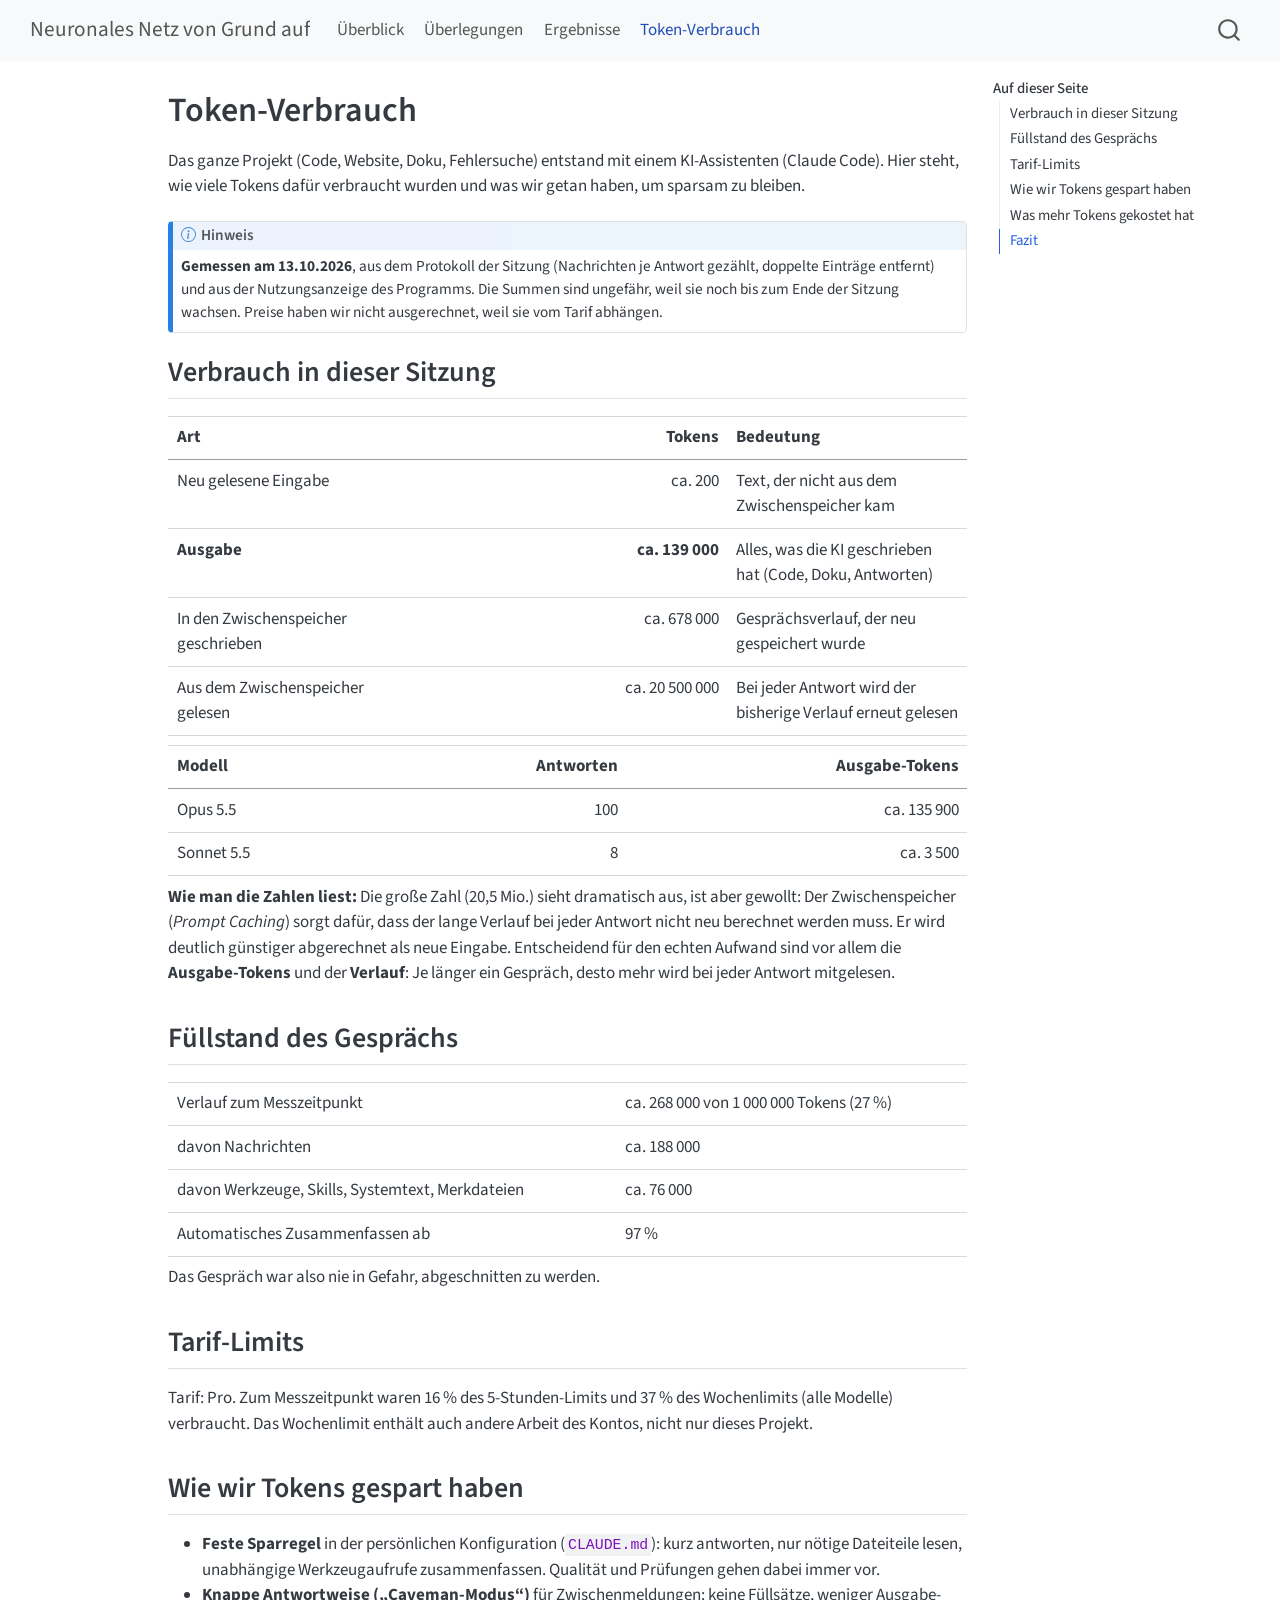
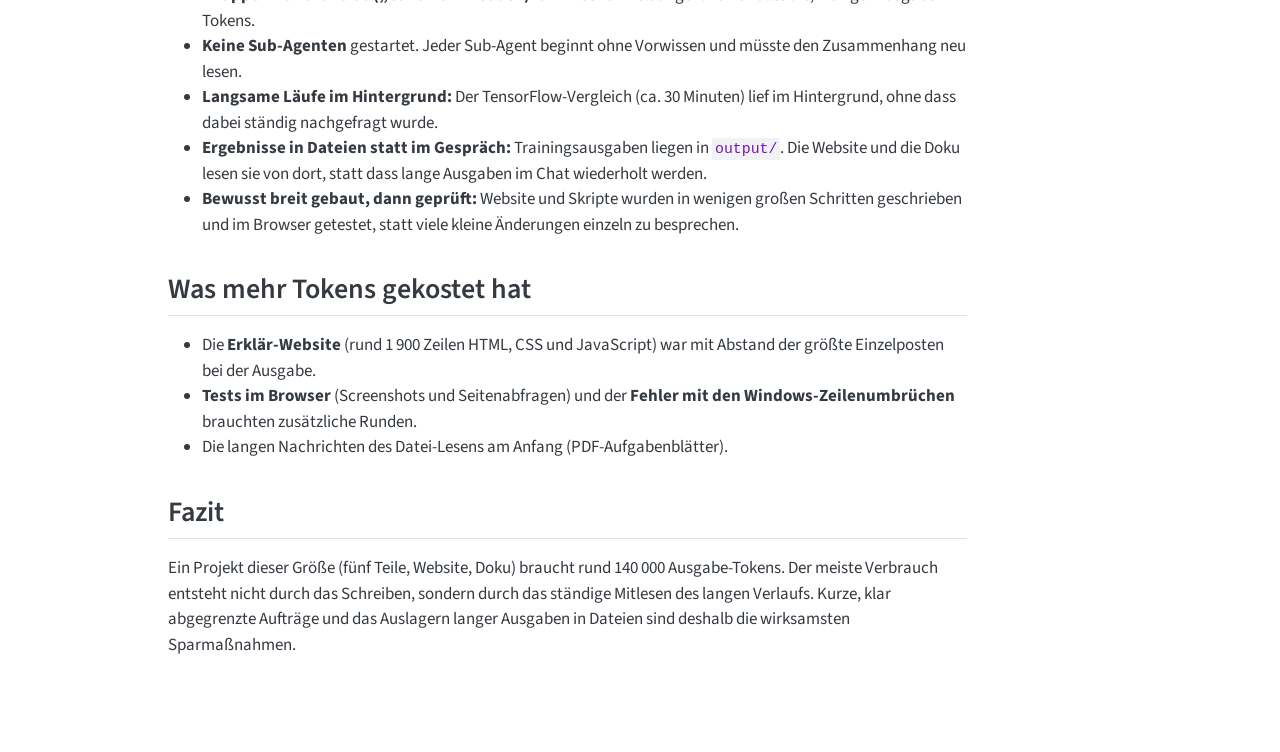
<file: tokens.html>
<!DOCTYPE html>
<html xmlns="http://www.w3.org/1999/xhtml" lang="de" xml:lang="de"><head>

<meta charset="utf-8">
<meta name="generator" content="quarto-1.10.19">

<meta name="viewport" content="width=device-width, initial-scale=1.0, user-scalable=yes">


<title>Token-Verbrauch – Neuronales Netz von Grund auf</title>
<style>
/* Default styles provided by pandoc.
** See https://pandoc.org/MANUAL.html#variables-for-html for config info.
*/
span.smallcaps{font-variant: small-caps;}
div.columns{display: flex; gap: 1.5em;}
div.column{flex: auto;}
@media screen {
div.columns{gap: min(4vw, 1.5em);}
div.column{overflow-x: auto;}
}
div.hanging-indent{margin-left: 1.5em; text-indent: -1.5em;}
ul.task-list{list-style: none;}
ul.task-list li input[type="checkbox"] {
  width: 0.8em;
  margin: 0 0.8em 0.2em -1em; /* quarto-specific, see https://github.com/quarto-dev/quarto-cli/issues/4556 */ 
  vertical-align: middle;
}
</style>


<script src="site_libs/quarto-nav/quarto-nav.js"></script>
<script src="site_libs/quarto-nav/headroom.min.js"></script>
<script src="site_libs/clipboard/clipboard.min.js"></script>
<script src="site_libs/quarto-search/autocomplete.umd.js"></script>
<script src="site_libs/quarto-search/fuse.min.js"></script>
<script src="site_libs/quarto-search/quarto-search.js"></script>
<meta name="quarto:offset" content="./">
<script src="site_libs/quarto-html/quarto.js" type="module"></script>
<script src="site_libs/quarto-html/tabsets/tabsets.js" type="module"></script>
<script src="site_libs/quarto-html/popper.min.js"></script>
<script src="site_libs/quarto-html/tippy.umd.min.js"></script>
<script src="site_libs/quarto-html/anchor.min.js"></script>
<link href="site_libs/quarto-html/tippy.css" rel="stylesheet">
<link href="site_libs/quarto-html/quarto-syntax-highlighting-bf27225e3a48a9273f3daa8f8e829971.css" rel="stylesheet" id="quarto-text-highlighting-styles">
<script src="site_libs/bootstrap/bootstrap.min.js"></script>
<link href="site_libs/bootstrap/bootstrap-icons.css" rel="stylesheet">
<link href="site_libs/bootstrap/bootstrap-172ba59bd5e0b52282274ba0c0cc16fc.min.css" rel="stylesheet" append-hash="true" id="quarto-bootstrap" data-mode="light">
<script id="quarto-search-options" type="application/json">{
  "location": "navbar",
  "copy-button": false,
  "collapse-after": 3,
  "panel-placement": "end",
  "type": "overlay",
  "limit": 50,
  "keyboard-shortcut": [
    "f",
    "/",
    "s"
  ],
  "show-item-context": false,
  "language": {
    "search-no-results-text": "Keine Treffer",
    "search-matching-documents-text": "Treffer",
    "search-copy-link-title": "Link in die Suche kopieren",
    "search-hide-matches-text": "Zusätzliche Treffer verbergen",
    "search-more-match-text": "weitere Treffer in diesem Dokument",
    "search-more-matches-text": "weitere Treffer in diesem Dokument",
    "search-clear-button-title": "Zurücksetzen",
    "search-text-placeholder": "",
    "search-detached-cancel-button-title": "Abbrechen",
    "search-submit-button-title": "Abschicken",
    "search-label": "Suchen"
  }
}</script>


</head>

<body class="nav-fixed quarto-light">

<div id="quarto-search-results"></div>
  <header id="quarto-header" class="headroom fixed-top">
    <nav class="navbar navbar-expand-lg " data-bs-theme="dark">
      <div class="navbar-container container-fluid">
      <div class="navbar-brand-container mx-auto">
    <a class="navbar-brand" href="./index.html">
    <span class="navbar-title">Neuronales Netz von Grund auf</span>
    </a>
  </div>
            <div id="quarto-search" class="" title="Suchen"></div>
          <button class="navbar-toggler" type="button" data-bs-toggle="collapse" data-bs-target="#navbarCollapse" aria-controls="navbarCollapse" role="menu" aria-expanded="false" aria-label="Navigation umschalten" onclick="if (window.quartoToggleHeadroom) { window.quartoToggleHeadroom(); }">
  <span class="navbar-toggler-icon"></span>
</button>
          <div class="collapse navbar-collapse" id="navbarCollapse">
            <ul class="navbar-nav navbar-nav-scroll me-auto">
  <li class="nav-item">
    <a class="nav-link" href="./index.html"> 
<span class="menu-text">Überblick</span></a>
  </li>  
  <li class="nav-item">
    <a class="nav-link" href="./ueberlegungen.html"> 
<span class="menu-text">Überlegungen</span></a>
  </li>  
  <li class="nav-item">
    <a class="nav-link" href="./ergebnisse.html"> 
<span class="menu-text">Ergebnisse</span></a>
  </li>  
  <li class="nav-item">
    <a class="nav-link active" href="./tokens.html" aria-current="page"> 
<span class="menu-text">Token-Verbrauch</span></a>
  </li>  
</ul>
          </div> <!-- /navcollapse -->
            <div class="quarto-navbar-tools">
</div>
      </div> <!-- /container-fluid -->
    </nav>
</header>
<!-- content -->
<div id="quarto-content" class="quarto-container page-columns page-rows-contents page-layout-article page-navbar">
<!-- sidebar -->
<!-- margin-sidebar -->
    <div id="quarto-margin-sidebar" class="sidebar margin-sidebar">
        <nav id="TOC" role="doc-toc" class="toc-active">
    <h2 id="toc-title">Auf dieser Seite</h2>
   
  <ul>
  <li><a href="#verbrauch-in-dieser-sitzung" id="toc-verbrauch-in-dieser-sitzung" class="nav-link active" data-scroll-target="#verbrauch-in-dieser-sitzung">Verbrauch in dieser Sitzung</a></li>
  <li><a href="#füllstand-des-gesprächs" id="toc-füllstand-des-gesprächs" class="nav-link" data-scroll-target="#füllstand-des-gesprächs">Füllstand des Gesprächs</a></li>
  <li><a href="#tarif-limits" id="toc-tarif-limits" class="nav-link" data-scroll-target="#tarif-limits">Tarif-Limits</a></li>
  <li><a href="#wie-wir-tokens-gespart-haben" id="toc-wie-wir-tokens-gespart-haben" class="nav-link" data-scroll-target="#wie-wir-tokens-gespart-haben">Wie wir Tokens gespart haben</a></li>
  <li><a href="#was-mehr-tokens-gekostet-hat" id="toc-was-mehr-tokens-gekostet-hat" class="nav-link" data-scroll-target="#was-mehr-tokens-gekostet-hat">Was mehr Tokens gekostet hat</a></li>
  <li><a href="#fazit" id="toc-fazit" class="nav-link" data-scroll-target="#fazit">Fazit</a></li>
  </ul>
</nav>
    </div>
<!-- main -->
<main class="content" id="quarto-document-content">

<header id="title-block-header" class="quarto-title-block default">
<div class="quarto-title">
<h1 class="title">Token-Verbrauch</h1>
</div>



<div class="quarto-title-meta">

    
  
    
  </div>
  


</header>


<p>Das ganze Projekt (Code, Website, Doku, Fehlersuche) entstand mit einem KI-Assistenten (Claude Code). Hier steht, wie viele Tokens dafür verbraucht wurden und was wir getan haben, um sparsam zu bleiben.</p>
<div class="callout callout-style-default callout-note callout-titled">
<div class="callout-header d-flex align-content-center">
<div class="callout-icon-container">
<i class="callout-icon"></i>
</div>
<div class="callout-title-container flex-fill">
Hinweis
</div>
</div>
<div class="callout-body-container callout-body">
<p><strong>Gemessen am 13.10.2026</strong>, aus dem Protokoll der Sitzung (Nachrichten je Antwort gezählt, doppelte Einträge entfernt) und aus der Nutzungsanzeige des Programms. Die Summen sind ungefähr, weil sie noch bis zum Ende der Sitzung wachsen. Preise haben wir nicht ausgerechnet, weil sie vom Tarif abhängen.</p>
</div>
</div>
<section id="verbrauch-in-dieser-sitzung" class="level2">
<h2 class="anchored" data-anchor-id="verbrauch-in-dieser-sitzung">Verbrauch in dieser Sitzung</h2>
<table class="caption-top table">
<colgroup>
<col style="width: 30%">
<col style="width: 40%">
<col style="width: 30%">
</colgroup>
<thead>
<tr class="header">
<th>Art</th>
<th style="text-align: right;">Tokens</th>
<th>Bedeutung</th>
</tr>
</thead>
<tbody>
<tr class="odd">
<td>Neu gelesene Eingabe</td>
<td style="text-align: right;">ca. 200</td>
<td>Text, der nicht aus dem Zwischenspeicher kam</td>
</tr>
<tr class="even">
<td><strong>Ausgabe</strong></td>
<td style="text-align: right;"><strong>ca. 139 000</strong></td>
<td>Alles, was die KI geschrieben hat (Code, Doku, Antworten)</td>
</tr>
<tr class="odd">
<td>In den Zwischenspeicher geschrieben</td>
<td style="text-align: right;">ca. 678 000</td>
<td>Gesprächsverlauf, der neu gespeichert wurde</td>
</tr>
<tr class="even">
<td>Aus dem Zwischenspeicher gelesen</td>
<td style="text-align: right;">ca. 20 500 000</td>
<td>Bei jeder Antwort wird der bisherige Verlauf erneut gelesen</td>
</tr>
</tbody>
</table>
<table class="caption-top table">
<thead>
<tr class="header">
<th>Modell</th>
<th style="text-align: right;">Antworten</th>
<th style="text-align: right;">Ausgabe-Tokens</th>
</tr>
</thead>
<tbody>
<tr class="odd">
<td>Opus 5.5</td>
<td style="text-align: right;">100</td>
<td style="text-align: right;">ca. 135 900</td>
</tr>
<tr class="even">
<td>Sonnet 5.5</td>
<td style="text-align: right;">8</td>
<td style="text-align: right;">ca. 3 500</td>
</tr>
</tbody>
</table>
<p><strong>Wie man die Zahlen liest:</strong> Die große Zahl (20,5 Mio.) sieht dramatisch aus, ist aber gewollt: Der Zwischenspeicher (<em>Prompt Caching</em>) sorgt dafür, dass der lange Verlauf bei jeder Antwort nicht neu berechnet werden muss. Er wird deutlich günstiger abgerechnet als neue Eingabe. Entscheidend für den echten Aufwand sind vor allem die <strong>Ausgabe-Tokens</strong> und der <strong>Verlauf</strong>: Je länger ein Gespräch, desto mehr wird bei jeder Antwort mitgelesen.</p>
</section>
<section id="füllstand-des-gesprächs" class="level2">
<h2 class="anchored" data-anchor-id="füllstand-des-gesprächs">Füllstand des Gesprächs</h2>
<table class="caption-top table">
<tbody>
<tr class="odd">
<td>Verlauf zum Messzeitpunkt</td>
<td>ca. 268 000 von 1 000 000 Tokens (27 %)</td>
</tr>
<tr class="even">
<td>davon Nachrichten</td>
<td>ca. 188 000</td>
</tr>
<tr class="odd">
<td>davon Werkzeuge, Skills, Systemtext, Merkdateien</td>
<td>ca. 76 000</td>
</tr>
<tr class="even">
<td>Automatisches Zusammenfassen ab</td>
<td>97 %</td>
</tr>
</tbody>
</table>
<p>Das Gespräch war also nie in Gefahr, abgeschnitten zu werden.</p>
</section>
<section id="tarif-limits" class="level2">
<h2 class="anchored" data-anchor-id="tarif-limits">Tarif-Limits</h2>
<p>Tarif: Pro. Zum Messzeitpunkt waren 16 % des 5-Stunden-Limits und 37 % des Wochenlimits (alle Modelle) verbraucht. Das Wochenlimit enthält auch andere Arbeit des Kontos, nicht nur dieses Projekt.</p>
</section>
<section id="wie-wir-tokens-gespart-haben" class="level2">
<h2 class="anchored" data-anchor-id="wie-wir-tokens-gespart-haben">Wie wir Tokens gespart haben</h2>
<ul>
<li><strong>Feste Sparregel</strong> in der persönlichen Konfiguration (<code>CLAUDE.md</code>): kurz antworten, nur nötige Dateiteile lesen, unabhängige Werkzeugaufrufe zusammenfassen. Qualität und Prüfungen gehen dabei immer vor.</li>
<li><strong>Knappe Antwortweise („Caveman-Modus“)</strong> für Zwischenmeldungen: keine Füllsätze, weniger Ausgabe-Tokens.</li>
<li><strong>Keine Sub-Agenten</strong> gestartet. Jeder Sub-Agent beginnt ohne Vorwissen und müsste den Zusammenhang neu lesen.</li>
<li><strong>Langsame Läufe im Hintergrund:</strong> Der TensorFlow-Vergleich (ca. 30 Minuten) lief im Hintergrund, ohne dass dabei ständig nachgefragt wurde.</li>
<li><strong>Ergebnisse in Dateien statt im Gespräch:</strong> Trainingsausgaben liegen in <code>output/</code>. Die Website und die Doku lesen sie von dort, statt dass lange Ausgaben im Chat wiederholt werden.</li>
<li><strong>Bewusst breit gebaut, dann geprüft:</strong> Website und Skripte wurden in wenigen großen Schritten geschrieben und im Browser getestet, statt viele kleine Änderungen einzeln zu besprechen.</li>
</ul>
</section>
<section id="was-mehr-tokens-gekostet-hat" class="level2">
<h2 class="anchored" data-anchor-id="was-mehr-tokens-gekostet-hat">Was mehr Tokens gekostet hat</h2>
<ul>
<li>Die <strong>Erklär-Website</strong> (rund 1 900 Zeilen HTML, CSS und JavaScript) war mit Abstand der größte Einzelposten bei der Ausgabe.</li>
<li><strong>Tests im Browser</strong> (Screenshots und Seitenabfragen) und der <strong>Fehler mit den Windows-Zeilenumbrüchen</strong> brauchten zusätzliche Runden.</li>
<li>Die langen Nachrichten des Datei-Lesens am Anfang (PDF-Aufgabenblätter).</li>
</ul>
</section>
<section id="fazit" class="level2">
<h2 class="anchored" data-anchor-id="fazit">Fazit</h2>
<p>Ein Projekt dieser Größe (fünf Teile, Website, Doku) braucht rund 140 000 Ausgabe-Tokens. Der meiste Verbrauch entsteht nicht durch das Schreiben, sondern durch das ständige Mitlesen des langen Verlaufs. Kurze, klar abgegrenzte Aufträge und das Auslagern langer Ausgaben in Dateien sind deshalb die wirksamsten Sparmaßnahmen.</p>


</section>

</main> <!-- /main -->
<script id="quarto-html-after-body" type="application/javascript">
  window.document.addEventListener("DOMContentLoaded", function (event) {
    const icon = "";
    const anchorJS = new window.AnchorJS();
    anchorJS.options = {
      placement: 'right',
      icon: icon
    };
    anchorJS.add('.anchored');
    const isCodeAnnotation = (el) => {
      for (const clz of el.classList) {
        if (clz.startsWith('code-annotation-')) {                     
          return true;
        }
      }
      return false;
    }
    const onCopySuccess = function(e) {
      // button target
      const button = e.trigger;
      // don't keep focus
      button.blur();
      // flash "checked"
      button.classList.add('code-copy-button-checked');
      var currentTitle = button.getAttribute("title");
      button.setAttribute("title", "Kopiert");
      let tooltip;
      if (window.bootstrap) {
        button.setAttribute("data-bs-toggle", "tooltip");
        button.setAttribute("data-bs-placement", "left");
        button.setAttribute("data-bs-title", "Kopiert");
        tooltip = new bootstrap.Tooltip(button, 
          { trigger: "manual", 
            customClass: "code-copy-button-tooltip",
            offset: [0, -8]});
        tooltip.show();    
      }
      setTimeout(function() {
        if (tooltip) {
          tooltip.hide();
          button.removeAttribute("data-bs-title");
          button.removeAttribute("data-bs-toggle");
          button.removeAttribute("data-bs-placement");
        }
        button.setAttribute("title", currentTitle);
        button.classList.remove('code-copy-button-checked');
      }, 1000);
      // clear code selection
      e.clearSelection();
    }
    const getTextToCopy = function(trigger) {
      const outerScaffold = trigger.parentElement.cloneNode(true);
      const codeEl = outerScaffold.querySelector('code');
      for (const childEl of codeEl.children) {
        if (isCodeAnnotation(childEl)) {
          childEl.remove();
        }
      }
      return codeEl.innerText;
    }
    const clipboard = new window.ClipboardJS('.code-copy-button:not([data-in-quarto-modal])', {
      text: getTextToCopy
    });
    clipboard.on('success', onCopySuccess);
    if (window.document.getElementById('quarto-embedded-source-code-modal')) {
      const clipboardModal = new window.ClipboardJS('.code-copy-button[data-in-quarto-modal]', {
        text: getTextToCopy,
        container: window.document.getElementById('quarto-embedded-source-code-modal')
      });
      clipboardModal.on('success', onCopySuccess);
    }
      var localhostRegex = new RegExp(/^(?:http|https):\/\/localhost\:?[0-9]*\//);
      var mailtoRegex = new RegExp(/^mailto:/);
        var filterRegex = new RegExp("https:\/\/Habaal\.github\.io\/5AHITS_INSY_NeuralNetwork\/");
      var isInternal = (href) => {
          return filterRegex.test(href) || localhostRegex.test(href) || mailtoRegex.test(href);
      }
      // Inspect non-navigation links and adorn them if external
     var links = window.document.querySelectorAll('a[href]:not(.nav-link):not(.navbar-brand):not(.toc-action):not(.sidebar-link):not(.sidebar-item-toggle):not(.pagination-link):not(.no-external):not([aria-hidden]):not(.dropdown-item):not(.quarto-navigation-tool):not(.about-link)');
      for (var i=0; i<links.length; i++) {
        const link = links[i];
        if (!isInternal(link.href)) {
          // undo the damage that might have been done by quarto-nav.js in the case of
          // links that we want to consider external
          if (link.dataset.originalHref !== undefined) {
            link.href = link.dataset.originalHref;
          }
        }
      }
    function tippyHover(el, contentFn, onTriggerFn, onUntriggerFn) {
      const config = {
        allowHTML: true,
        maxWidth: 500,
        delay: 100,
        arrow: false,
        appendTo: function(el) {
            return el.parentElement;
        },
        interactive: true,
        interactiveBorder: 10,
        theme: 'quarto',
        placement: 'bottom-start',
      };
      if (contentFn) {
        config.content = contentFn;
      }
      if (onTriggerFn) {
        config.onTrigger = onTriggerFn;
      }
      if (onUntriggerFn) {
        config.onUntrigger = onUntriggerFn;
      }
      window.tippy(el, config); 
    }
    const noterefs = window.document.querySelectorAll('a[role="doc-noteref"]');
    for (var i=0; i<noterefs.length; i++) {
      const ref = noterefs[i];
      tippyHover(ref, function() {
        // use id or data attribute instead here
        let href = ref.getAttribute('data-footnote-href') || ref.getAttribute('href');
        try { href = new URL(href).hash; } catch {}
        const id = href.replace(/^#\/?/, "");
        const note = window.document.getElementById(id);
        if (note) {
          return note.innerHTML;
        } else {
          return "";
        }
      });
    }
    const xrefs = window.document.querySelectorAll('a.quarto-xref');
    const processXRef = (id, note) => {
      // Strip column container classes
      const stripColumnClz = (el) => {
        el.classList.remove("page-full", "page-columns");
        if (el.children) {
          for (const child of el.children) {
            stripColumnClz(child);
          }
        }
      }
      stripColumnClz(note)
      if (id === null || id.startsWith('sec-')) {
        // Special case sections, only their first couple elements
        const container = document.createElement("div");
        if (note.children && note.children.length > 2) {
          container.appendChild(note.children[0].cloneNode(true));
          for (let i = 1; i < note.children.length; i++) {
            const child = note.children[i];
            if (child.tagName === "P" && child.innerText === "") {
              continue;
            } else {
              container.appendChild(child.cloneNode(true));
              break;
            }
          }
          if (window.Quarto?.typesetMath) {
            window.Quarto.typesetMath(container);
          }
          return container.innerHTML
        } else {
          if (window.Quarto?.typesetMath) {
            window.Quarto.typesetMath(note);
          }
          return note.innerHTML;
        }
      } else {
        // Remove any anchor links if they are present
        const anchorLink = note.querySelector('a.anchorjs-link');
        if (anchorLink) {
          anchorLink.remove();
        }
        if (window.Quarto?.typesetMath) {
          window.Quarto.typesetMath(note);
        }
        if (note.classList.contains("callout")) {
          return note.outerHTML;
        } else {
          return note.innerHTML;
        }
      }
    }
    for (var i=0; i<xrefs.length; i++) {
      const xref = xrefs[i];
      tippyHover(xref, undefined, function(instance) {
        instance.disable();
        let url = xref.getAttribute('href');
        let hash = undefined; 
        if (url.startsWith('#')) {
          hash = url;
        } else {
          try { hash = new URL(url).hash; } catch {}
        }
        if (hash) {
          const id = hash.replace(/^#\/?/, "");
          const note = window.document.getElementById(id);
          if (note !== null) {
            try {
              const html = processXRef(id, note.cloneNode(true));
              instance.setContent(html);
            } finally {
              instance.enable();
              instance.show();
            }
          } else {
            // See if we can fetch this
            fetch(url.split('#')[0])
            .then(res => res.text())
            .then(html => {
              const parser = new DOMParser();
              const htmlDoc = parser.parseFromString(html, "text/html");
              const note = htmlDoc.getElementById(id);
              if (note !== null) {
                const html = processXRef(id, note);
                instance.setContent(html);
              } 
            }).finally(() => {
              instance.enable();
              instance.show();
            });
          }
        } else {
          // See if we can fetch a full url (with no hash to target)
          // This is a special case and we should probably do some content thinning / targeting
          fetch(url)
          .then(res => res.text())
          .then(html => {
            const parser = new DOMParser();
            const htmlDoc = parser.parseFromString(html, "text/html");
            const note = htmlDoc.querySelector('main.content');
            if (note !== null) {
              // This should only happen for chapter cross references
              // (since there is no id in the URL)
              // remove the first header
              if (note.children.length > 0 && note.children[0].tagName === "HEADER") {
                note.children[0].remove();
              }
              const html = processXRef(null, note);
              instance.setContent(html);
            } 
          }).finally(() => {
            instance.enable();
            instance.show();
          });
        }
      }, function(instance) {
      });
    }
        let selectedAnnoteEl;
        const selectorForAnnotation = ( cell, annotation) => {
          let cellAttr = 'data-code-cell="' + cell + '"';
          let lineAttr = 'data-code-annotation="' +  annotation + '"';
          const selector = 'span[' + cellAttr + '][' + lineAttr + ']';
          return selector;
        }
        const selectCodeLines = (annoteEl) => {
          const doc = window.document;
          const targetCell = annoteEl.getAttribute("data-target-cell");
          const targetAnnotation = annoteEl.getAttribute("data-target-annotation");
          const annoteSpan = window.document.querySelector(selectorForAnnotation(targetCell, targetAnnotation));
          const lines = annoteSpan.getAttribute("data-code-lines").split(",");
          const lineIds = lines.map((line) => {
            return targetCell + "-" + line;
          })
          let top = null;
          let height = null;
          let parent = null;
          if (lineIds.length > 0) {
              //compute the position of the single el (top and bottom and make a div)
              const el = window.document.getElementById(lineIds[0]);
              top = el.offsetTop;
              height = el.offsetHeight;
              parent = el.parentElement.parentElement;
            if (lineIds.length > 1) {
              const lastEl = window.document.getElementById(lineIds[lineIds.length - 1]);
              const bottom = lastEl.offsetTop + lastEl.offsetHeight;
              height = bottom - top;
            }
            if (top !== null && height !== null && parent !== null) {
              // cook up a div (if necessary) and position it 
              let div = window.document.getElementById("code-annotation-line-highlight");
              if (div === null) {
                div = window.document.createElement("div");
                div.setAttribute("id", "code-annotation-line-highlight");
                div.style.position = 'absolute';
                parent.appendChild(div);
              }
              div.style.top = top - 2 + "px";
              div.style.height = height + 4 + "px";
              div.style.left = 0;
              let gutterDiv = window.document.getElementById("code-annotation-line-highlight-gutter");
              if (gutterDiv === null) {
                gutterDiv = window.document.createElement("div");
                gutterDiv.setAttribute("id", "code-annotation-line-highlight-gutter");
                gutterDiv.style.position = 'absolute';
                const codeCell = window.document.getElementById(targetCell);
                const gutter = codeCell.querySelector('.code-annotation-gutter');
                gutter.appendChild(gutterDiv);
              }
              gutterDiv.style.top = top - 2 + "px";
              gutterDiv.style.height = height + 4 + "px";
            }
            selectedAnnoteEl = annoteEl;
          }
        };
        const unselectCodeLines = () => {
          const elementsIds = ["code-annotation-line-highlight", "code-annotation-line-highlight-gutter"];
          elementsIds.forEach((elId) => {
            const div = window.document.getElementById(elId);
            if (div) {
              div.remove();
            }
          });
          selectedAnnoteEl = undefined;
        };
          // Handle positioning of the toggle
      window.addEventListener(
        "resize",
        throttle(() => {
          elRect = undefined;
          if (selectedAnnoteEl) {
            selectCodeLines(selectedAnnoteEl);
          }
        }, 10)
      );
      function throttle(fn, ms) {
      let throttle = false;
      let timer;
        return (...args) => {
          if(!throttle) { // first call gets through
              fn.apply(this, args);
              throttle = true;
          } else { // all the others get throttled
              if(timer) clearTimeout(timer); // cancel #2
              timer = setTimeout(() => {
                fn.apply(this, args);
                timer = throttle = false;
              }, ms);
          }
        };
      }
        // Attach click handler to the DT
        const annoteDls = window.document.querySelectorAll('dt[data-target-cell]');
        for (const annoteDlNode of annoteDls) {
          annoteDlNode.addEventListener('click', (event) => {
            const clickedEl = event.target;
            if (clickedEl !== selectedAnnoteEl) {
              unselectCodeLines();
              const activeEl = window.document.querySelector('dt[data-target-cell].code-annotation-active');
              if (activeEl) {
                activeEl.classList.remove('code-annotation-active');
              }
              selectCodeLines(clickedEl);
              clickedEl.classList.add('code-annotation-active');
            } else {
              // Unselect the line
              unselectCodeLines();
              clickedEl.classList.remove('code-annotation-active');
            }
          });
        }
    const findCites = (el) => {
      const parentEl = el.parentElement;
      if (parentEl) {
        const cites = parentEl.dataset.cites;
        if (cites) {
          return {
            el,
            cites: cites.split(' ')
          };
        } else {
          return findCites(el.parentElement)
        }
      } else {
        return undefined;
      }
    };
    var bibliorefs = window.document.querySelectorAll('a[role="doc-biblioref"]');
    for (var i=0; i<bibliorefs.length; i++) {
      const ref = bibliorefs[i];
      const citeInfo = findCites(ref);
      if (citeInfo) {
        tippyHover(citeInfo.el, function() {
          var popup = window.document.createElement('div');
          citeInfo.cites.forEach(function(cite) {
            var citeDiv = window.document.createElement('div');
            citeDiv.classList.add('hanging-indent');
            citeDiv.classList.add('csl-entry');
            var biblioDiv = window.document.getElementById('ref-' + cite);
            if (biblioDiv) {
              citeDiv.innerHTML = biblioDiv.innerHTML;
            }
            popup.appendChild(citeDiv);
          });
          return popup.innerHTML;
        });
      }
    }
  });
  </script>
</div> <!-- /content -->




</body></html>
</file>
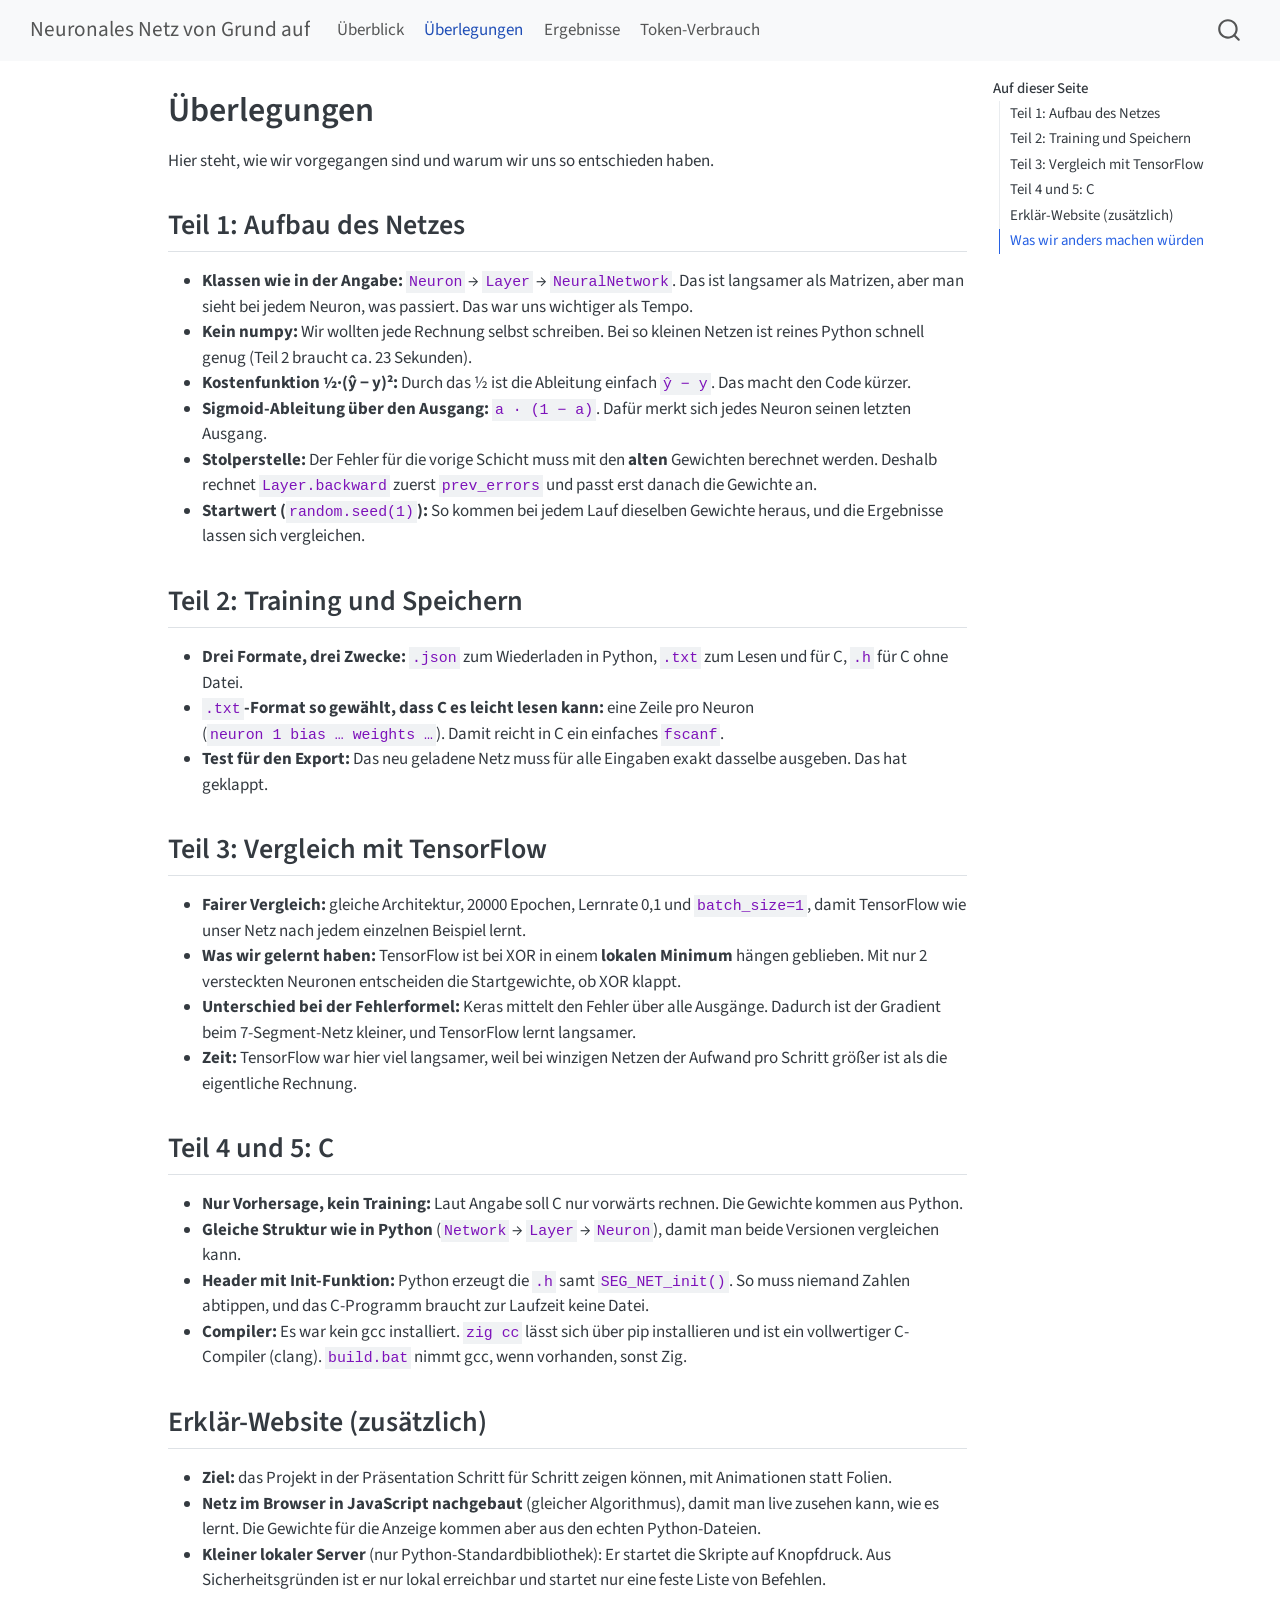
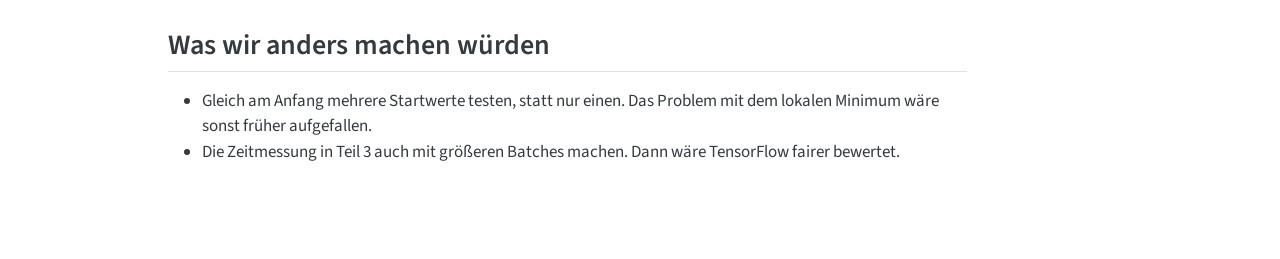
<file: ueberlegungen.html>
<!DOCTYPE html>
<html xmlns="http://www.w3.org/1999/xhtml" lang="de" xml:lang="de"><head>

<meta charset="utf-8">
<meta name="generator" content="quarto-1.10.19">

<meta name="viewport" content="width=device-width, initial-scale=1.0, user-scalable=yes">


<title>Überlegungen – Neuronales Netz von Grund auf</title>
<style>
/* Default styles provided by pandoc.
** See https://pandoc.org/MANUAL.html#variables-for-html for config info.
*/
span.smallcaps{font-variant: small-caps;}
div.columns{display: flex; gap: 1.5em;}
div.column{flex: auto;}
@media screen {
div.columns{gap: min(4vw, 1.5em);}
div.column{overflow-x: auto;}
}
div.hanging-indent{margin-left: 1.5em; text-indent: -1.5em;}
ul.task-list{list-style: none;}
ul.task-list li input[type="checkbox"] {
  width: 0.8em;
  margin: 0 0.8em 0.2em -1em; /* quarto-specific, see https://github.com/quarto-dev/quarto-cli/issues/4556 */ 
  vertical-align: middle;
}
</style>


<script src="site_libs/quarto-nav/quarto-nav.js"></script>
<script src="site_libs/quarto-nav/headroom.min.js"></script>
<script src="site_libs/clipboard/clipboard.min.js"></script>
<script src="site_libs/quarto-search/autocomplete.umd.js"></script>
<script src="site_libs/quarto-search/fuse.min.js"></script>
<script src="site_libs/quarto-search/quarto-search.js"></script>
<meta name="quarto:offset" content="./">
<script src="site_libs/quarto-html/quarto.js" type="module"></script>
<script src="site_libs/quarto-html/tabsets/tabsets.js" type="module"></script>
<script src="site_libs/quarto-html/popper.min.js"></script>
<script src="site_libs/quarto-html/tippy.umd.min.js"></script>
<script src="site_libs/quarto-html/anchor.min.js"></script>
<link href="site_libs/quarto-html/tippy.css" rel="stylesheet">
<link href="site_libs/quarto-html/quarto-syntax-highlighting-bf27225e3a48a9273f3daa8f8e829971.css" rel="stylesheet" id="quarto-text-highlighting-styles">
<script src="site_libs/bootstrap/bootstrap.min.js"></script>
<link href="site_libs/bootstrap/bootstrap-icons.css" rel="stylesheet">
<link href="site_libs/bootstrap/bootstrap-172ba59bd5e0b52282274ba0c0cc16fc.min.css" rel="stylesheet" append-hash="true" id="quarto-bootstrap" data-mode="light">
<script id="quarto-search-options" type="application/json">{
  "location": "navbar",
  "copy-button": false,
  "collapse-after": 3,
  "panel-placement": "end",
  "type": "overlay",
  "limit": 50,
  "keyboard-shortcut": [
    "f",
    "/",
    "s"
  ],
  "show-item-context": false,
  "language": {
    "search-no-results-text": "Keine Treffer",
    "search-matching-documents-text": "Treffer",
    "search-copy-link-title": "Link in die Suche kopieren",
    "search-hide-matches-text": "Zusätzliche Treffer verbergen",
    "search-more-match-text": "weitere Treffer in diesem Dokument",
    "search-more-matches-text": "weitere Treffer in diesem Dokument",
    "search-clear-button-title": "Zurücksetzen",
    "search-text-placeholder": "",
    "search-detached-cancel-button-title": "Abbrechen",
    "search-submit-button-title": "Abschicken",
    "search-label": "Suchen"
  }
}</script>


</head>

<body class="nav-fixed quarto-light">

<div id="quarto-search-results"></div>
  <header id="quarto-header" class="headroom fixed-top">
    <nav class="navbar navbar-expand-lg " data-bs-theme="dark">
      <div class="navbar-container container-fluid">
      <div class="navbar-brand-container mx-auto">
    <a class="navbar-brand" href="./index.html">
    <span class="navbar-title">Neuronales Netz von Grund auf</span>
    </a>
  </div>
            <div id="quarto-search" class="" title="Suchen"></div>
          <button class="navbar-toggler" type="button" data-bs-toggle="collapse" data-bs-target="#navbarCollapse" aria-controls="navbarCollapse" role="menu" aria-expanded="false" aria-label="Navigation umschalten" onclick="if (window.quartoToggleHeadroom) { window.quartoToggleHeadroom(); }">
  <span class="navbar-toggler-icon"></span>
</button>
          <div class="collapse navbar-collapse" id="navbarCollapse">
            <ul class="navbar-nav navbar-nav-scroll me-auto">
  <li class="nav-item">
    <a class="nav-link" href="./index.html"> 
<span class="menu-text">Überblick</span></a>
  </li>  
  <li class="nav-item">
    <a class="nav-link active" href="./ueberlegungen.html" aria-current="page"> 
<span class="menu-text">Überlegungen</span></a>
  </li>  
  <li class="nav-item">
    <a class="nav-link" href="./ergebnisse.html"> 
<span class="menu-text">Ergebnisse</span></a>
  </li>  
  <li class="nav-item">
    <a class="nav-link" href="./tokens.html"> 
<span class="menu-text">Token-Verbrauch</span></a>
  </li>  
</ul>
          </div> <!-- /navcollapse -->
            <div class="quarto-navbar-tools">
</div>
      </div> <!-- /container-fluid -->
    </nav>
</header>
<!-- content -->
<div id="quarto-content" class="quarto-container page-columns page-rows-contents page-layout-article page-navbar">
<!-- sidebar -->
<!-- margin-sidebar -->
    <div id="quarto-margin-sidebar" class="sidebar margin-sidebar">
        <nav id="TOC" role="doc-toc" class="toc-active">
    <h2 id="toc-title">Auf dieser Seite</h2>
   
  <ul>
  <li><a href="#teil-1-aufbau-des-netzes" id="toc-teil-1-aufbau-des-netzes" class="nav-link active" data-scroll-target="#teil-1-aufbau-des-netzes">Teil 1: Aufbau des Netzes</a></li>
  <li><a href="#teil-2-training-und-speichern" id="toc-teil-2-training-und-speichern" class="nav-link" data-scroll-target="#teil-2-training-und-speichern">Teil 2: Training und Speichern</a></li>
  <li><a href="#teil-3-vergleich-mit-tensorflow" id="toc-teil-3-vergleich-mit-tensorflow" class="nav-link" data-scroll-target="#teil-3-vergleich-mit-tensorflow">Teil 3: Vergleich mit TensorFlow</a></li>
  <li><a href="#teil-4-und-5-c" id="toc-teil-4-und-5-c" class="nav-link" data-scroll-target="#teil-4-und-5-c">Teil 4 und 5: C</a></li>
  <li><a href="#erklär-website-zusätzlich" id="toc-erklär-website-zusätzlich" class="nav-link" data-scroll-target="#erklär-website-zusätzlich">Erklär-Website (zusätzlich)</a></li>
  <li><a href="#was-wir-anders-machen-würden" id="toc-was-wir-anders-machen-würden" class="nav-link" data-scroll-target="#was-wir-anders-machen-würden">Was wir anders machen würden</a></li>
  </ul>
</nav>
    </div>
<!-- main -->
<main class="content" id="quarto-document-content">

<header id="title-block-header" class="quarto-title-block default">
<div class="quarto-title">
<h1 class="title">Überlegungen</h1>
</div>



<div class="quarto-title-meta">

    
  
    
  </div>
  


</header>


<p>Hier steht, wie wir vorgegangen sind und warum wir uns so entschieden haben.</p>
<section id="teil-1-aufbau-des-netzes" class="level2">
<h2 class="anchored" data-anchor-id="teil-1-aufbau-des-netzes">Teil 1: Aufbau des Netzes</h2>
<ul>
<li><strong>Klassen wie in der Angabe:</strong> <code>Neuron</code> → <code>Layer</code> → <code>NeuralNetwork</code>. Das ist langsamer als Matrizen, aber man sieht bei jedem Neuron, was passiert. Das war uns wichtiger als Tempo.</li>
<li><strong>Kein numpy:</strong> Wir wollten jede Rechnung selbst schreiben. Bei so kleinen Netzen ist reines Python schnell genug (Teil 2 braucht ca. 23 Sekunden).</li>
<li><strong>Kostenfunktion ½·(ŷ − y)²:</strong> Durch das ½ ist die Ableitung einfach <code>ŷ − y</code>. Das macht den Code kürzer.</li>
<li><strong>Sigmoid-Ableitung über den Ausgang:</strong> <code>a · (1 − a)</code>. Dafür merkt sich jedes Neuron seinen letzten Ausgang.</li>
<li><strong>Stolperstelle:</strong> Der Fehler für die vorige Schicht muss mit den <strong>alten</strong> Gewichten berechnet werden. Deshalb rechnet <code>Layer.backward</code> zuerst <code>prev_errors</code> und passt erst danach die Gewichte an.</li>
<li><strong>Startwert (<code>random.seed(1)</code>):</strong> So kommen bei jedem Lauf dieselben Gewichte heraus, und die Ergebnisse lassen sich vergleichen.</li>
</ul>
</section>
<section id="teil-2-training-und-speichern" class="level2">
<h2 class="anchored" data-anchor-id="teil-2-training-und-speichern">Teil 2: Training und Speichern</h2>
<ul>
<li><strong>Drei Formate, drei Zwecke:</strong> <code>.json</code> zum Wiederladen in Python, <code>.txt</code> zum Lesen und für C, <code>.h</code> für C ohne Datei.</li>
<li><strong><code>.txt</code>-Format so gewählt, dass C es leicht lesen kann:</strong> eine Zeile pro Neuron (<code>neuron 1 bias … weights …</code>). Damit reicht in C ein einfaches <code>fscanf</code>.</li>
<li><strong>Test für den Export:</strong> Das neu geladene Netz muss für alle Eingaben exakt dasselbe ausgeben. Das hat geklappt.</li>
</ul>
</section>
<section id="teil-3-vergleich-mit-tensorflow" class="level2">
<h2 class="anchored" data-anchor-id="teil-3-vergleich-mit-tensorflow">Teil 3: Vergleich mit TensorFlow</h2>
<ul>
<li><strong>Fairer Vergleich:</strong> gleiche Architektur, 20000 Epochen, Lernrate 0,1 und <code>batch_size=1</code>, damit TensorFlow wie unser Netz nach jedem einzelnen Beispiel lernt.</li>
<li><strong>Was wir gelernt haben:</strong> TensorFlow ist bei XOR in einem <strong>lokalen Minimum</strong> hängen geblieben. Mit nur 2 versteckten Neuronen entscheiden die Startgewichte, ob XOR klappt.</li>
<li><strong>Unterschied bei der Fehlerformel:</strong> Keras mittelt den Fehler über alle Ausgänge. Dadurch ist der Gradient beim 7-Segment-Netz kleiner, und TensorFlow lernt langsamer.</li>
<li><strong>Zeit:</strong> TensorFlow war hier viel langsamer, weil bei winzigen Netzen der Aufwand pro Schritt größer ist als die eigentliche Rechnung.</li>
</ul>
</section>
<section id="teil-4-und-5-c" class="level2">
<h2 class="anchored" data-anchor-id="teil-4-und-5-c">Teil 4 und 5: C</h2>
<ul>
<li><strong>Nur Vorhersage, kein Training:</strong> Laut Angabe soll C nur vorwärts rechnen. Die Gewichte kommen aus Python.</li>
<li><strong>Gleiche Struktur wie in Python</strong> (<code>Network</code> → <code>Layer</code> → <code>Neuron</code>), damit man beide Versionen vergleichen kann.</li>
<li><strong>Header mit Init-Funktion:</strong> Python erzeugt die <code>.h</code> samt <code>SEG_NET_init()</code>. So muss niemand Zahlen abtippen, und das C-Programm braucht zur Laufzeit keine Datei.</li>
<li><strong>Compiler:</strong> Es war kein gcc installiert. <code>zig cc</code> lässt sich über pip installieren und ist ein vollwertiger C-Compiler (clang). <code>build.bat</code> nimmt gcc, wenn vorhanden, sonst Zig.</li>
</ul>
</section>
<section id="erklär-website-zusätzlich" class="level2">
<h2 class="anchored" data-anchor-id="erklär-website-zusätzlich">Erklär-Website (zusätzlich)</h2>
<ul>
<li><strong>Ziel:</strong> das Projekt in der Präsentation Schritt für Schritt zeigen können, mit Animationen statt Folien.</li>
<li><strong>Netz im Browser in JavaScript nachgebaut</strong> (gleicher Algorithmus), damit man live zusehen kann, wie es lernt. Die Gewichte für die Anzeige kommen aber aus den echten Python-Dateien.</li>
<li><strong>Kleiner lokaler Server</strong> (nur Python-Standardbibliothek): Er startet die Skripte auf Knopfdruck. Aus Sicherheitsgründen ist er nur lokal erreichbar und startet nur eine feste Liste von Befehlen.</li>
</ul>
</section>
<section id="was-wir-anders-machen-würden" class="level2">
<h2 class="anchored" data-anchor-id="was-wir-anders-machen-würden">Was wir anders machen würden</h2>
<ul>
<li>Gleich am Anfang mehrere Startwerte testen, statt nur einen. Das Problem mit dem lokalen Minimum wäre sonst früher aufgefallen.</li>
<li>Die Zeitmessung in Teil 3 auch mit größeren Batches machen. Dann wäre TensorFlow fairer bewertet.</li>
</ul>


</section>

</main> <!-- /main -->
<script id="quarto-html-after-body" type="application/javascript">
  window.document.addEventListener("DOMContentLoaded", function (event) {
    const icon = "";
    const anchorJS = new window.AnchorJS();
    anchorJS.options = {
      placement: 'right',
      icon: icon
    };
    anchorJS.add('.anchored');
    const isCodeAnnotation = (el) => {
      for (const clz of el.classList) {
        if (clz.startsWith('code-annotation-')) {                     
          return true;
        }
      }
      return false;
    }
    const onCopySuccess = function(e) {
      // button target
      const button = e.trigger;
      // don't keep focus
      button.blur();
      // flash "checked"
      button.classList.add('code-copy-button-checked');
      var currentTitle = button.getAttribute("title");
      button.setAttribute("title", "Kopiert");
      let tooltip;
      if (window.bootstrap) {
        button.setAttribute("data-bs-toggle", "tooltip");
        button.setAttribute("data-bs-placement", "left");
        button.setAttribute("data-bs-title", "Kopiert");
        tooltip = new bootstrap.Tooltip(button, 
          { trigger: "manual", 
            customClass: "code-copy-button-tooltip",
            offset: [0, -8]});
        tooltip.show();    
      }
      setTimeout(function() {
        if (tooltip) {
          tooltip.hide();
          button.removeAttribute("data-bs-title");
          button.removeAttribute("data-bs-toggle");
          button.removeAttribute("data-bs-placement");
        }
        button.setAttribute("title", currentTitle);
        button.classList.remove('code-copy-button-checked');
      }, 1000);
      // clear code selection
      e.clearSelection();
    }
    const getTextToCopy = function(trigger) {
      const outerScaffold = trigger.parentElement.cloneNode(true);
      const codeEl = outerScaffold.querySelector('code');
      for (const childEl of codeEl.children) {
        if (isCodeAnnotation(childEl)) {
          childEl.remove();
        }
      }
      return codeEl.innerText;
    }
    const clipboard = new window.ClipboardJS('.code-copy-button:not([data-in-quarto-modal])', {
      text: getTextToCopy
    });
    clipboard.on('success', onCopySuccess);
    if (window.document.getElementById('quarto-embedded-source-code-modal')) {
      const clipboardModal = new window.ClipboardJS('.code-copy-button[data-in-quarto-modal]', {
        text: getTextToCopy,
        container: window.document.getElementById('quarto-embedded-source-code-modal')
      });
      clipboardModal.on('success', onCopySuccess);
    }
      var localhostRegex = new RegExp(/^(?:http|https):\/\/localhost\:?[0-9]*\//);
      var mailtoRegex = new RegExp(/^mailto:/);
        var filterRegex = new RegExp("https:\/\/Habaal\.github\.io\/5AHITS_INSY_NeuralNetwork\/");
      var isInternal = (href) => {
          return filterRegex.test(href) || localhostRegex.test(href) || mailtoRegex.test(href);
      }
      // Inspect non-navigation links and adorn them if external
     var links = window.document.querySelectorAll('a[href]:not(.nav-link):not(.navbar-brand):not(.toc-action):not(.sidebar-link):not(.sidebar-item-toggle):not(.pagination-link):not(.no-external):not([aria-hidden]):not(.dropdown-item):not(.quarto-navigation-tool):not(.about-link)');
      for (var i=0; i<links.length; i++) {
        const link = links[i];
        if (!isInternal(link.href)) {
          // undo the damage that might have been done by quarto-nav.js in the case of
          // links that we want to consider external
          if (link.dataset.originalHref !== undefined) {
            link.href = link.dataset.originalHref;
          }
        }
      }
    function tippyHover(el, contentFn, onTriggerFn, onUntriggerFn) {
      const config = {
        allowHTML: true,
        maxWidth: 500,
        delay: 100,
        arrow: false,
        appendTo: function(el) {
            return el.parentElement;
        },
        interactive: true,
        interactiveBorder: 10,
        theme: 'quarto',
        placement: 'bottom-start',
      };
      if (contentFn) {
        config.content = contentFn;
      }
      if (onTriggerFn) {
        config.onTrigger = onTriggerFn;
      }
      if (onUntriggerFn) {
        config.onUntrigger = onUntriggerFn;
      }
      window.tippy(el, config); 
    }
    const noterefs = window.document.querySelectorAll('a[role="doc-noteref"]');
    for (var i=0; i<noterefs.length; i++) {
      const ref = noterefs[i];
      tippyHover(ref, function() {
        // use id or data attribute instead here
        let href = ref.getAttribute('data-footnote-href') || ref.getAttribute('href');
        try { href = new URL(href).hash; } catch {}
        const id = href.replace(/^#\/?/, "");
        const note = window.document.getElementById(id);
        if (note) {
          return note.innerHTML;
        } else {
          return "";
        }
      });
    }
    const xrefs = window.document.querySelectorAll('a.quarto-xref');
    const processXRef = (id, note) => {
      // Strip column container classes
      const stripColumnClz = (el) => {
        el.classList.remove("page-full", "page-columns");
        if (el.children) {
          for (const child of el.children) {
            stripColumnClz(child);
          }
        }
      }
      stripColumnClz(note)
      if (id === null || id.startsWith('sec-')) {
        // Special case sections, only their first couple elements
        const container = document.createElement("div");
        if (note.children && note.children.length > 2) {
          container.appendChild(note.children[0].cloneNode(true));
          for (let i = 1; i < note.children.length; i++) {
            const child = note.children[i];
            if (child.tagName === "P" && child.innerText === "") {
              continue;
            } else {
              container.appendChild(child.cloneNode(true));
              break;
            }
          }
          if (window.Quarto?.typesetMath) {
            window.Quarto.typesetMath(container);
          }
          return container.innerHTML
        } else {
          if (window.Quarto?.typesetMath) {
            window.Quarto.typesetMath(note);
          }
          return note.innerHTML;
        }
      } else {
        // Remove any anchor links if they are present
        const anchorLink = note.querySelector('a.anchorjs-link');
        if (anchorLink) {
          anchorLink.remove();
        }
        if (window.Quarto?.typesetMath) {
          window.Quarto.typesetMath(note);
        }
        if (note.classList.contains("callout")) {
          return note.outerHTML;
        } else {
          return note.innerHTML;
        }
      }
    }
    for (var i=0; i<xrefs.length; i++) {
      const xref = xrefs[i];
      tippyHover(xref, undefined, function(instance) {
        instance.disable();
        let url = xref.getAttribute('href');
        let hash = undefined; 
        if (url.startsWith('#')) {
          hash = url;
        } else {
          try { hash = new URL(url).hash; } catch {}
        }
        if (hash) {
          const id = hash.replace(/^#\/?/, "");
          const note = window.document.getElementById(id);
          if (note !== null) {
            try {
              const html = processXRef(id, note.cloneNode(true));
              instance.setContent(html);
            } finally {
              instance.enable();
              instance.show();
            }
          } else {
            // See if we can fetch this
            fetch(url.split('#')[0])
            .then(res => res.text())
            .then(html => {
              const parser = new DOMParser();
              const htmlDoc = parser.parseFromString(html, "text/html");
              const note = htmlDoc.getElementById(id);
              if (note !== null) {
                const html = processXRef(id, note);
                instance.setContent(html);
              } 
            }).finally(() => {
              instance.enable();
              instance.show();
            });
          }
        } else {
          // See if we can fetch a full url (with no hash to target)
          // This is a special case and we should probably do some content thinning / targeting
          fetch(url)
          .then(res => res.text())
          .then(html => {
            const parser = new DOMParser();
            const htmlDoc = parser.parseFromString(html, "text/html");
            const note = htmlDoc.querySelector('main.content');
            if (note !== null) {
              // This should only happen for chapter cross references
              // (since there is no id in the URL)
              // remove the first header
              if (note.children.length > 0 && note.children[0].tagName === "HEADER") {
                note.children[0].remove();
              }
              const html = processXRef(null, note);
              instance.setContent(html);
            } 
          }).finally(() => {
            instance.enable();
            instance.show();
          });
        }
      }, function(instance) {
      });
    }
        let selectedAnnoteEl;
        const selectorForAnnotation = ( cell, annotation) => {
          let cellAttr = 'data-code-cell="' + cell + '"';
          let lineAttr = 'data-code-annotation="' +  annotation + '"';
          const selector = 'span[' + cellAttr + '][' + lineAttr + ']';
          return selector;
        }
        const selectCodeLines = (annoteEl) => {
          const doc = window.document;
          const targetCell = annoteEl.getAttribute("data-target-cell");
          const targetAnnotation = annoteEl.getAttribute("data-target-annotation");
          const annoteSpan = window.document.querySelector(selectorForAnnotation(targetCell, targetAnnotation));
          const lines = annoteSpan.getAttribute("data-code-lines").split(",");
          const lineIds = lines.map((line) => {
            return targetCell + "-" + line;
          })
          let top = null;
          let height = null;
          let parent = null;
          if (lineIds.length > 0) {
              //compute the position of the single el (top and bottom and make a div)
              const el = window.document.getElementById(lineIds[0]);
              top = el.offsetTop;
              height = el.offsetHeight;
              parent = el.parentElement.parentElement;
            if (lineIds.length > 1) {
              const lastEl = window.document.getElementById(lineIds[lineIds.length - 1]);
              const bottom = lastEl.offsetTop + lastEl.offsetHeight;
              height = bottom - top;
            }
            if (top !== null && height !== null && parent !== null) {
              // cook up a div (if necessary) and position it 
              let div = window.document.getElementById("code-annotation-line-highlight");
              if (div === null) {
                div = window.document.createElement("div");
                div.setAttribute("id", "code-annotation-line-highlight");
                div.style.position = 'absolute';
                parent.appendChild(div);
              }
              div.style.top = top - 2 + "px";
              div.style.height = height + 4 + "px";
              div.style.left = 0;
              let gutterDiv = window.document.getElementById("code-annotation-line-highlight-gutter");
              if (gutterDiv === null) {
                gutterDiv = window.document.createElement("div");
                gutterDiv.setAttribute("id", "code-annotation-line-highlight-gutter");
                gutterDiv.style.position = 'absolute';
                const codeCell = window.document.getElementById(targetCell);
                const gutter = codeCell.querySelector('.code-annotation-gutter');
                gutter.appendChild(gutterDiv);
              }
              gutterDiv.style.top = top - 2 + "px";
              gutterDiv.style.height = height + 4 + "px";
            }
            selectedAnnoteEl = annoteEl;
          }
        };
        const unselectCodeLines = () => {
          const elementsIds = ["code-annotation-line-highlight", "code-annotation-line-highlight-gutter"];
          elementsIds.forEach((elId) => {
            const div = window.document.getElementById(elId);
            if (div) {
              div.remove();
            }
          });
          selectedAnnoteEl = undefined;
        };
          // Handle positioning of the toggle
      window.addEventListener(
        "resize",
        throttle(() => {
          elRect = undefined;
          if (selectedAnnoteEl) {
            selectCodeLines(selectedAnnoteEl);
          }
        }, 10)
      );
      function throttle(fn, ms) {
      let throttle = false;
      let timer;
        return (...args) => {
          if(!throttle) { // first call gets through
              fn.apply(this, args);
              throttle = true;
          } else { // all the others get throttled
              if(timer) clearTimeout(timer); // cancel #2
              timer = setTimeout(() => {
                fn.apply(this, args);
                timer = throttle = false;
              }, ms);
          }
        };
      }
        // Attach click handler to the DT
        const annoteDls = window.document.querySelectorAll('dt[data-target-cell]');
        for (const annoteDlNode of annoteDls) {
          annoteDlNode.addEventListener('click', (event) => {
            const clickedEl = event.target;
            if (clickedEl !== selectedAnnoteEl) {
              unselectCodeLines();
              const activeEl = window.document.querySelector('dt[data-target-cell].code-annotation-active');
              if (activeEl) {
                activeEl.classList.remove('code-annotation-active');
              }
              selectCodeLines(clickedEl);
              clickedEl.classList.add('code-annotation-active');
            } else {
              // Unselect the line
              unselectCodeLines();
              clickedEl.classList.remove('code-annotation-active');
            }
          });
        }
    const findCites = (el) => {
      const parentEl = el.parentElement;
      if (parentEl) {
        const cites = parentEl.dataset.cites;
        if (cites) {
          return {
            el,
            cites: cites.split(' ')
          };
        } else {
          return findCites(el.parentElement)
        }
      } else {
        return undefined;
      }
    };
    var bibliorefs = window.document.querySelectorAll('a[role="doc-biblioref"]');
    for (var i=0; i<bibliorefs.length; i++) {
      const ref = bibliorefs[i];
      const citeInfo = findCites(ref);
      if (citeInfo) {
        tippyHover(citeInfo.el, function() {
          var popup = window.document.createElement('div');
          citeInfo.cites.forEach(function(cite) {
            var citeDiv = window.document.createElement('div');
            citeDiv.classList.add('hanging-indent');
            citeDiv.classList.add('csl-entry');
            var biblioDiv = window.document.getElementById('ref-' + cite);
            if (biblioDiv) {
              citeDiv.innerHTML = biblioDiv.innerHTML;
            }
            popup.appendChild(citeDiv);
          });
          return popup.innerHTML;
        });
      }
    }
  });
  </script>
</div> <!-- /content -->




</body></html>
</file>
<file: site_libs/quarto-html/tippy.css>
.tippy-box[data-animation=fade][data-state=hidden]{opacity:0}[data-tippy-root]{max-width:calc(100vw - 10px)}.tippy-box{position:relative;background-color:#333;color:#fff;border-radius:4px;font-size:14px;line-height:1.4;white-space:normal;outline:0;transition-property:transform,visibility,opacity}.tippy-box[data-placement^=top]>.tippy-arrow{bottom:0}.tippy-box[data-placement^=top]>.tippy-arrow:before{bottom:-7px;left:0;border-width:8px 8px 0;border-top-color:initial;transform-origin:center top}.tippy-box[data-placement^=bottom]>.tippy-arrow{top:0}.tippy-box[data-placement^=bottom]>.tippy-arrow:before{top:-7px;left:0;border-width:0 8px 8px;border-bottom-color:initial;transform-origin:center bottom}.tippy-box[data-placement^=left]>.tippy-arrow{right:0}.tippy-box[data-placement^=left]>.tippy-arrow:before{border-width:8px 0 8px 8px;border-left-color:initial;right:-7px;transform-origin:center left}.tippy-box[data-placement^=right]>.tippy-arrow{left:0}.tippy-box[data-placement^=right]>.tippy-arrow:before{left:-7px;border-width:8px 8px 8px 0;border-right-color:initial;transform-origin:center right}.tippy-box[data-inertia][data-state=visible]{transition-timing-function:cubic-bezier(.54,1.5,.38,1.11)}.tippy-arrow{width:16px;height:16px;color:#333}.tippy-arrow:before{content:"";position:absolute;border-color:transparent;border-style:solid}.tippy-content{position:relative;padding:5px 9px;z-index:1}
</file>
<file: site_libs/quarto-html/quarto-syntax-highlighting-bf27225e3a48a9273f3daa8f8e829971.css>
/* quarto syntax highlight colors */
:root {
  --quarto-hl-ot-color: #003B4F;
  --quarto-hl-at-color: #657422;
  --quarto-hl-ss-color: #20794D;
  --quarto-hl-an-color: #5E5E5E;
  --quarto-hl-fu-color: #4758AB;
  --quarto-hl-st-color: #20794D;
  --quarto-hl-cf-color: #003B4F;
  --quarto-hl-op-color: #5E5E5E;
  --quarto-hl-er-color: #AD0000;
  --quarto-hl-bn-color: #AD0000;
  --quarto-hl-al-color: #AD0000;
  --quarto-hl-va-color: #111111;
  --quarto-hl-bu-color: inherit;
  --quarto-hl-ex-color: inherit;
  --quarto-hl-pp-color: #AD0000;
  --quarto-hl-in-color: #5E5E5E;
  --quarto-hl-vs-color: #20794D;
  --quarto-hl-wa-color: #5E5E5E;
  --quarto-hl-do-color: #5E5E5E;
  --quarto-hl-im-color: #00769E;
  --quarto-hl-ch-color: #20794D;
  --quarto-hl-dt-color: #AD0000;
  --quarto-hl-fl-color: #AD0000;
  --quarto-hl-co-color: #5E5E5E;
  --quarto-hl-cv-color: #5E5E5E;
  --quarto-hl-cn-color: #8f5902;
  --quarto-hl-sc-color: #5E5E5E;
  --quarto-hl-dv-color: #AD0000;
  --quarto-hl-kw-color: #003B4F;
}

/* other quarto variables */
:root {
  --quarto-font-monospace: SFMono-Regular, Menlo, Monaco, Consolas, "Liberation Mono", "Courier New", monospace;
}

/* syntax highlight based on Pandoc's rules */
pre > code.sourceCode > span {
  color: #003B4F;
}

code.sourceCode > span {
  color: #003B4F;
}

div.sourceCode,
div.sourceCode pre.sourceCode {
  color: #003B4F;
}

/* Normal */
code span {
  color: #003B4F;
}

/* Alert */
code span.al {
  color: #AD0000;
  font-style: inherit;
}

/* Annotation */
code span.an {
  color: #5E5E5E;
  font-style: inherit;
}

/* Attribute */
code span.at {
  color: #657422;
  font-style: inherit;
}

/* BaseN */
code span.bn {
  color: #AD0000;
  font-style: inherit;
}

/* BuiltIn */
code span.bu {
  font-style: inherit;
}

/* ControlFlow */
code span.cf {
  color: #003B4F;
  font-weight: bold;
  font-style: inherit;
}

/* Char */
code span.ch {
  color: #20794D;
  font-style: inherit;
}

/* Constant */
code span.cn {
  color: #8f5902;
  font-style: inherit;
}

/* Comment */
code span.co {
  color: #5E5E5E;
  font-style: inherit;
}

/* CommentVar */
code span.cv {
  color: #5E5E5E;
  font-style: italic;
}

/* Documentation */
code span.do {
  color: #5E5E5E;
  font-style: italic;
}

/* DataType */
code span.dt {
  color: #AD0000;
  font-style: inherit;
}

/* DecVal */
code span.dv {
  color: #AD0000;
  font-style: inherit;
}

/* Error */
code span.er {
  color: #AD0000;
  font-style: inherit;
}

/* Extension */
code span.ex {
  font-style: inherit;
}

/* Float */
code span.fl {
  color: #AD0000;
  font-style: inherit;
}

/* Function */
code span.fu {
  color: #4758AB;
  font-style: inherit;
}

/* Import */
code span.im {
  color: #00769E;
  font-style: inherit;
}

/* Information */
code span.in {
  color: #5E5E5E;
  font-style: inherit;
}

/* Keyword */
code span.kw {
  color: #003B4F;
  font-weight: bold;
  font-style: inherit;
}

/* Operator */
code span.op {
  color: #5E5E5E;
  font-style: inherit;
}

/* Other */
code span.ot {
  color: #003B4F;
  font-style: inherit;
}

/* Preprocessor */
code span.pp {
  color: #AD0000;
  font-style: inherit;
}

/* SpecialChar */
code span.sc {
  color: #5E5E5E;
  font-style: inherit;
}

/* SpecialString */
code span.ss {
  color: #20794D;
  font-style: inherit;
}

/* String */
code span.st {
  color: #20794D;
  font-style: inherit;
}

/* Variable */
code span.va {
  color: #111111;
  font-style: inherit;
}

/* VerbatimString */
code span.vs {
  color: #20794D;
  font-style: inherit;
}

/* Warning */
code span.wa {
  color: #5E5E5E;
  font-style: italic;
}

.prevent-inlining {
  content: "</";
}

/*# sourceMappingURL=8be38f48d34c45af72792cbd699585e7.css.map */
</file>
<file: web/style.css>
:root {
  --page: #f9f9f7;
  --surface: #fcfcfb;
  --card: #ffffff;
  --ink: #0b0b0b;
  --ink2: #52514e;
  --muted: #898781;
  --line: #e4e3df;
  --c1: #2a78d6;        /* blau: positiv, vorwärts, eigenes Netz */
  --c1soft: #cde2fb;
  --c2: #eb6834;        /* orange: negativ, Fehler/rückwärts, TensorFlow */
  --c2soft: #fbdccf;
  --good: #0ca30c;
  --bad: #d03b3b;
  --seg-off: #ecebe7;
  --radius: 10px;
  font-family: system-ui, "Segoe UI", Roboto, sans-serif;
}

* { box-sizing: border-box; }
body { margin: 0; background: var(--page); color: var(--ink); line-height: 1.5; }
h1, h2, h3, h4 { margin: 0 0 .5em; line-height: 1.25; }
h2 { font-size: 1.7rem; }
h4 { font-size: 1rem; color: var(--ink2); }
code { background: #f0efec; padding: 1px 5px; border-radius: 4px; font-size: .92em; }
.c1 { color: var(--c1); font-weight: 600; }
.c2 { color: var(--c2); font-weight: 600; }

/* ---------- Kopf, Seitenleiste ---------- */
.top {
  position: fixed; inset: 0 0 auto 0; height: 56px; z-index: 10;
  display: flex; align-items: center; gap: 14px; padding: 0 16px;
  background: var(--card); border-bottom: 1px solid var(--line);
}
.top h1 { font-size: 1.1rem; margin: 0; }
.top .sub { color: var(--muted); font-size: .9rem; }
#serverState { margin-left: auto; }
#menuBtn { display: none; }

#sidebar {
  position: fixed; top: 56px; bottom: 0; left: 0; width: 250px; overflow-y: auto;
  background: var(--card); border-right: 1px solid var(--line); padding: 12px 8px;
}
#toc { list-style: none; margin: 0; padding: 0; }
#toc a {
  display: block; padding: 8px 12px; border-radius: 8px; color: var(--ink2);
  text-decoration: none; font-size: .95rem;
}
#toc a:hover { background: #f0efec; }
#toc a.on { background: var(--c1soft); color: var(--ink); font-weight: 600; }

main { margin: 56px 0 0 250px; padding: 28px 32px 90px; max-width: 1400px; }
.chapter { display: none; animation: fade .35s ease; }
.chapter.on { display: block; }
@keyframes fade { from { opacity: 0; transform: translateY(6px); } to { opacity: 1; transform: none; } }
.lead { font-size: 1.1rem; color: var(--ink2); max-width: 900px; }

.pager {
  position: fixed; bottom: 0; left: 250px; right: 0; height: 60px; z-index: 5;
  display: flex; align-items: center; justify-content: space-between; padding: 0 32px;
  background: var(--card); border-top: 1px solid var(--line);
}
#pageInfo { color: var(--muted); }

/* ---------- Karten, Layout ---------- */
.card {
  background: var(--card); border: 1px solid var(--line); border-radius: var(--radius);
  padding: 18px 20px; margin: 16px 0;
}
.card.hint { background: #f4f8fe; border-color: var(--c1soft); }
.card.explain { background: var(--surface); border-left: 4px solid var(--c1); }
.grid2 { display: grid; grid-template-columns: 1.15fr 1fr; gap: 16px; }
.grid2.wideLeft { grid-template-columns: 1.6fr 1fr; }
.grid3 { display: grid; grid-template-columns: repeat(3, 1fr); gap: 16px; }
.grid2 > .card, .grid3 > .card { margin: 0; }
.center { text-align: center; }
.row { display: flex; flex-wrap: wrap; gap: 10px; align-items: center; margin-top: 10px; }
svg.wide, canvas.wide { width: 100%; height: auto; display: block; }
canvas.square { width: 100%; max-width: 340px; height: auto; display: block; margin: 0 auto; }
.caption { min-height: 3em; color: var(--ink2); margin: 10px 0 0; font-size: 1.02rem; }
.small { font-size: .88rem; color: var(--muted); }
.warn { color: var(--bad); font-weight: 600; }

/* ---------- Bedienelemente ---------- */
button {
  font: inherit; font-size: .95rem; cursor: pointer; border-radius: 8px; padding: 8px 14px;
  background: var(--c1); color: #fff; border: 1px solid var(--c1);
}
button:hover { filter: brightness(1.08); }
button:disabled { opacity: .45; cursor: default; }
button.ghost { background: transparent; color: var(--ink2); border-color: var(--line); }
button.ghost:hover { background: #f0efec; }
button.sel { background: var(--ink); border-color: var(--ink); color: #fff; }
label.inline, label.check { display: inline-flex; align-items: center; gap: 8px; color: var(--ink2); }
.sliders label { display: grid; grid-template-columns: 70px 1fr 56px; align-items: center; gap: 10px; margin: 4px 0; }
.sliders output, label.inline output { font-variant-numeric: tabular-nums; font-weight: 600; }
input[type=range] { accent-color: var(--c1); }
.chip { font-size: .85rem; padding: 3px 10px; border-radius: 999px; background: #f0efec; color: var(--ink2); }
.chip:empty { display: none; }
.chip.ok { background: #dff3df; color: #0a6e0a; }
.chip.err { background: #f8dcdc; color: #9b2222; }
.chip.run { background: var(--c1soft); color: #184f95; }
.stat { color: var(--ink2); font-variant-numeric: tabular-nums; }
.progress { height: 6px; background: #f0efec; border-radius: 3px; margin-top: 12px; overflow: hidden; }
.progress div { height: 100%; width: 0; background: var(--c1); transition: width .3s; }

.formula {
  font-family: Consolas, monospace; background: var(--surface); border: 1px solid var(--line);
  border-radius: 8px; padding: 10px 12px; margin: 12px 0; font-size: .95rem; white-space: pre-wrap;
}
.tbl { border-collapse: collapse; width: 100%; font-variant-numeric: tabular-nums; }
.tbl th, .tbl td { border-bottom: 1px solid var(--line); padding: 6px 8px; text-align: center; }
.tbl th { color: var(--muted); font-weight: 600; font-size: .85rem; }
.tbl tr.hl td { background: #f4f8fe; }
.ok { color: var(--good); font-weight: 700; }
.bad { color: var(--bad); font-weight: 700; }
.legend { display: flex; flex-wrap: wrap; gap: 6px 16px; margin-top: 12px; font-size: .88rem; color: var(--ink2); }
.sw { display: inline-block; width: 18px; height: 4px; border-radius: 2px; vertical-align: middle; margin-right: 4px; }
.sw.pos { background: var(--c1); }
.sw.neg { background: var(--c2); }

pre.console, pre.file, pre.code {
  font-family: Consolas, monospace; font-size: .82rem; background: #1a1a19; color: #e9e8e2;
  border-radius: 8px; padding: 12px; overflow: auto; max-height: 360px; margin: 12px 0 0; white-space: pre;
}
pre.console:empty { display: none; }
pre.file { max-height: 420px; background: var(--surface); color: var(--ink); border: 1px solid var(--line); }
pre.file .hl { background: var(--c1soft); display: inline-block; width: 100%; }
.tabs { display: flex; gap: 6px; }
.tabs button { background: transparent; color: var(--ink2); border-color: var(--line); }
.tabs button.on { background: var(--ink); color: #fff; border-color: var(--ink); }

.steps { display: flex; flex-wrap: wrap; gap: 8px; margin-top: 12px; }
.bpbody { font-size: 1rem; }
.bpbody .formula { font-size: .9rem; }
.summary li { margin: 6px 0; font-size: 1.05rem; }

/* ---------- SVG-Netz ---------- */
.edge { stroke-linecap: round; transition: stroke-width .4s, stroke .4s, opacity .4s; }
.edge.dim { opacity: .15; }
.edge.flash { animation: flash .6s ease 2; }
@keyframes flash { 50% { stroke: var(--ink); } }
.node circle { stroke: var(--ink2); stroke-width: 1.5; transition: fill .4s, stroke .3s; }
.node.sel circle { stroke: var(--c2); stroke-width: 4; }
.node text { font-size: 13px; text-anchor: middle; dominant-baseline: central; pointer-events: none; font-variant-numeric: tabular-nums; }
.node.click { cursor: pointer; }
.lbl { font-size: 13px; fill: var(--ink2); }
.lblBig { font-size: 15px; fill: var(--ink); font-weight: 600; }
.box rect { fill: var(--card); stroke: var(--line); stroke-width: 2; transition: fill .4s, stroke .4s; }
.box.on rect { fill: var(--c1soft); stroke: var(--c1); }
.box text { font-size: 15px; text-anchor: middle; dominant-baseline: central; }
.box .s { font-size: 12px; fill: var(--ink2); }

/* ---------- 7-Segment ---------- */
.disp { width: 170px; height: auto; }
.seg { fill: var(--seg-off); transition: fill .35s; }
.bars { display: grid; grid-template-columns: repeat(7, 1fr); gap: 6px; margin: 10px auto 0; max-width: 300px; height: 110px; align-items: end; margin-bottom: 30px; }
.bars div { background: var(--c1); border-radius: 4px 4px 0 0; position: relative; transition: height .35s; min-height: 2px; }
.bars div span { position: absolute; bottom: -20px; left: 0; right: 0; font-size: .8rem; color: var(--ink2); }
.bars div b { position: absolute; top: -18px; left: 0; right: 0; font-size: .72rem; font-weight: 600; color: var(--ink); }
.seggrid { display: flex; flex-wrap: wrap; gap: 12px; margin-top: 14px; }
.seggrid figure { margin: 0; text-align: center; font-size: .82rem; color: var(--ink2); }
.seggrid svg { width: 52px; height: auto; display: block; }

/* ---------- Balken TensorFlow ---------- */
.hbars .r { display: grid; grid-template-columns: 170px 1fr; align-items: center; gap: 10px; margin: 10px 0; }
.hbars .t { font-size: .9rem; color: var(--ink2); }
.hbars .b { height: 22px; border-radius: 0 4px 4px 0; width: 0; transition: width 1.2s ease; position: relative; min-width: 2px; }
.hbars .b span { position: absolute; left: calc(100% + 8px); top: 1px; font-size: .85rem; white-space: nowrap; color: var(--ink); font-variant-numeric: tabular-nums; }
.hbars .b.c1 { background: var(--c1); }
.hbars .b.c2 { background: var(--c2); }
.xorcmp { display: grid; grid-template-columns: 110px repeat(3, 1fr); gap: 8px; align-items: center; max-width: 760px; }
.xorcmp .h { font-weight: 600; color: var(--ink2); font-size: .9rem; }
.xorcmp .cell { height: 34px; border-radius: 6px; background: #f0efec; position: relative; overflow: hidden; }
.xorcmp .cell i { position: absolute; inset: 0 auto 0 0; width: 0; transition: width 1s ease; }
.xorcmp .cell b { position: absolute; inset: 0; display: flex; align-items: center; justify-content: center; font-variant-numeric: tabular-nums; }
.results { margin-top: 12px; }

.tip {
  position: fixed; pointer-events: none; z-index: 50; background: var(--ink); color: #fff;
  font-size: .82rem; padding: 4px 8px; border-radius: 6px; display: none; font-variant-numeric: tabular-nums;
}

/* ---------- schmale Bildschirme ---------- */
@media (max-width: 1100px) {
  .grid2, .grid2.wideLeft, .grid3 { grid-template-columns: 1fr; }
}
@media (max-width: 800px) {
  #menuBtn { display: inline-block; }
  .top .sub { display: none; }
  #sidebar { transform: translateX(-100%); transition: transform .25s; z-index: 20; }
  #sidebar.open { transform: none; }
  main { margin-left: 0; padding: 20px 16px 90px; }
  .pager { left: 0; padding: 0 16px; }
  .hbars .r { grid-template-columns: 110px 1fr; }
}
</file>
